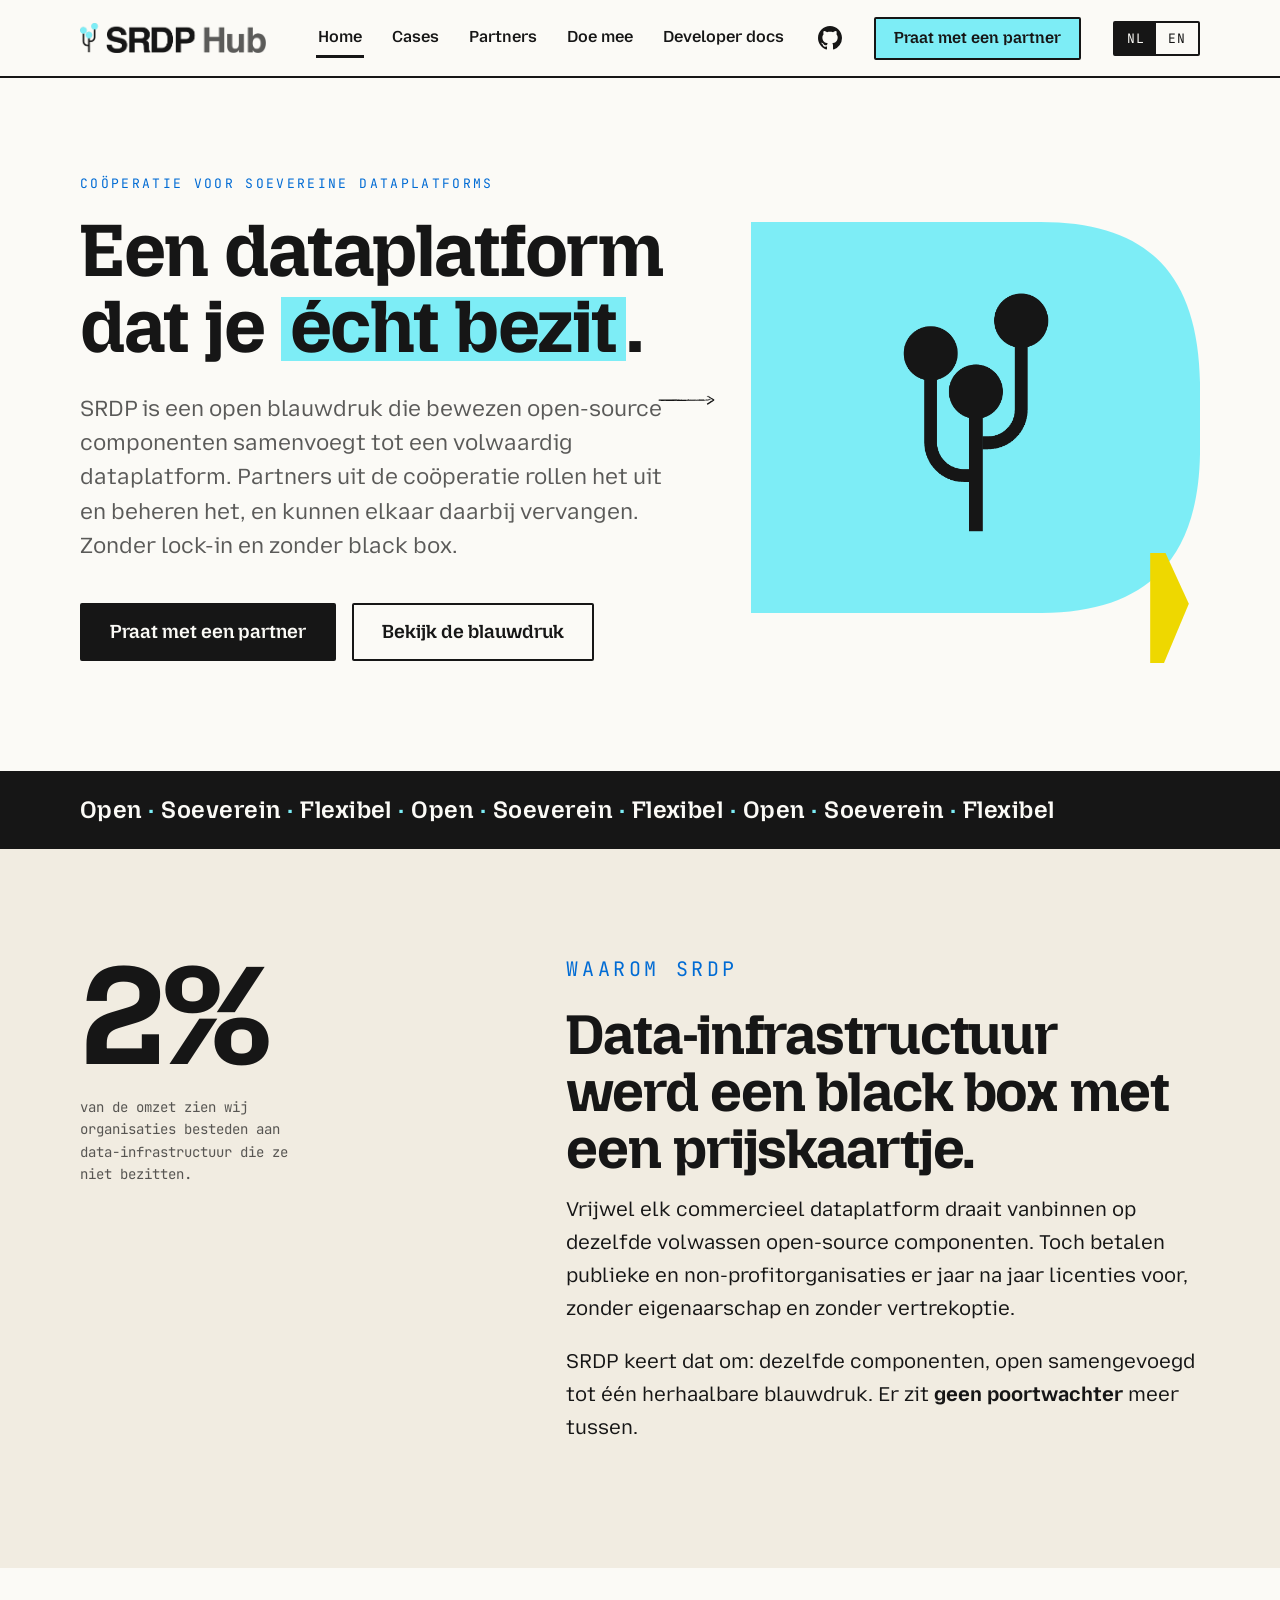
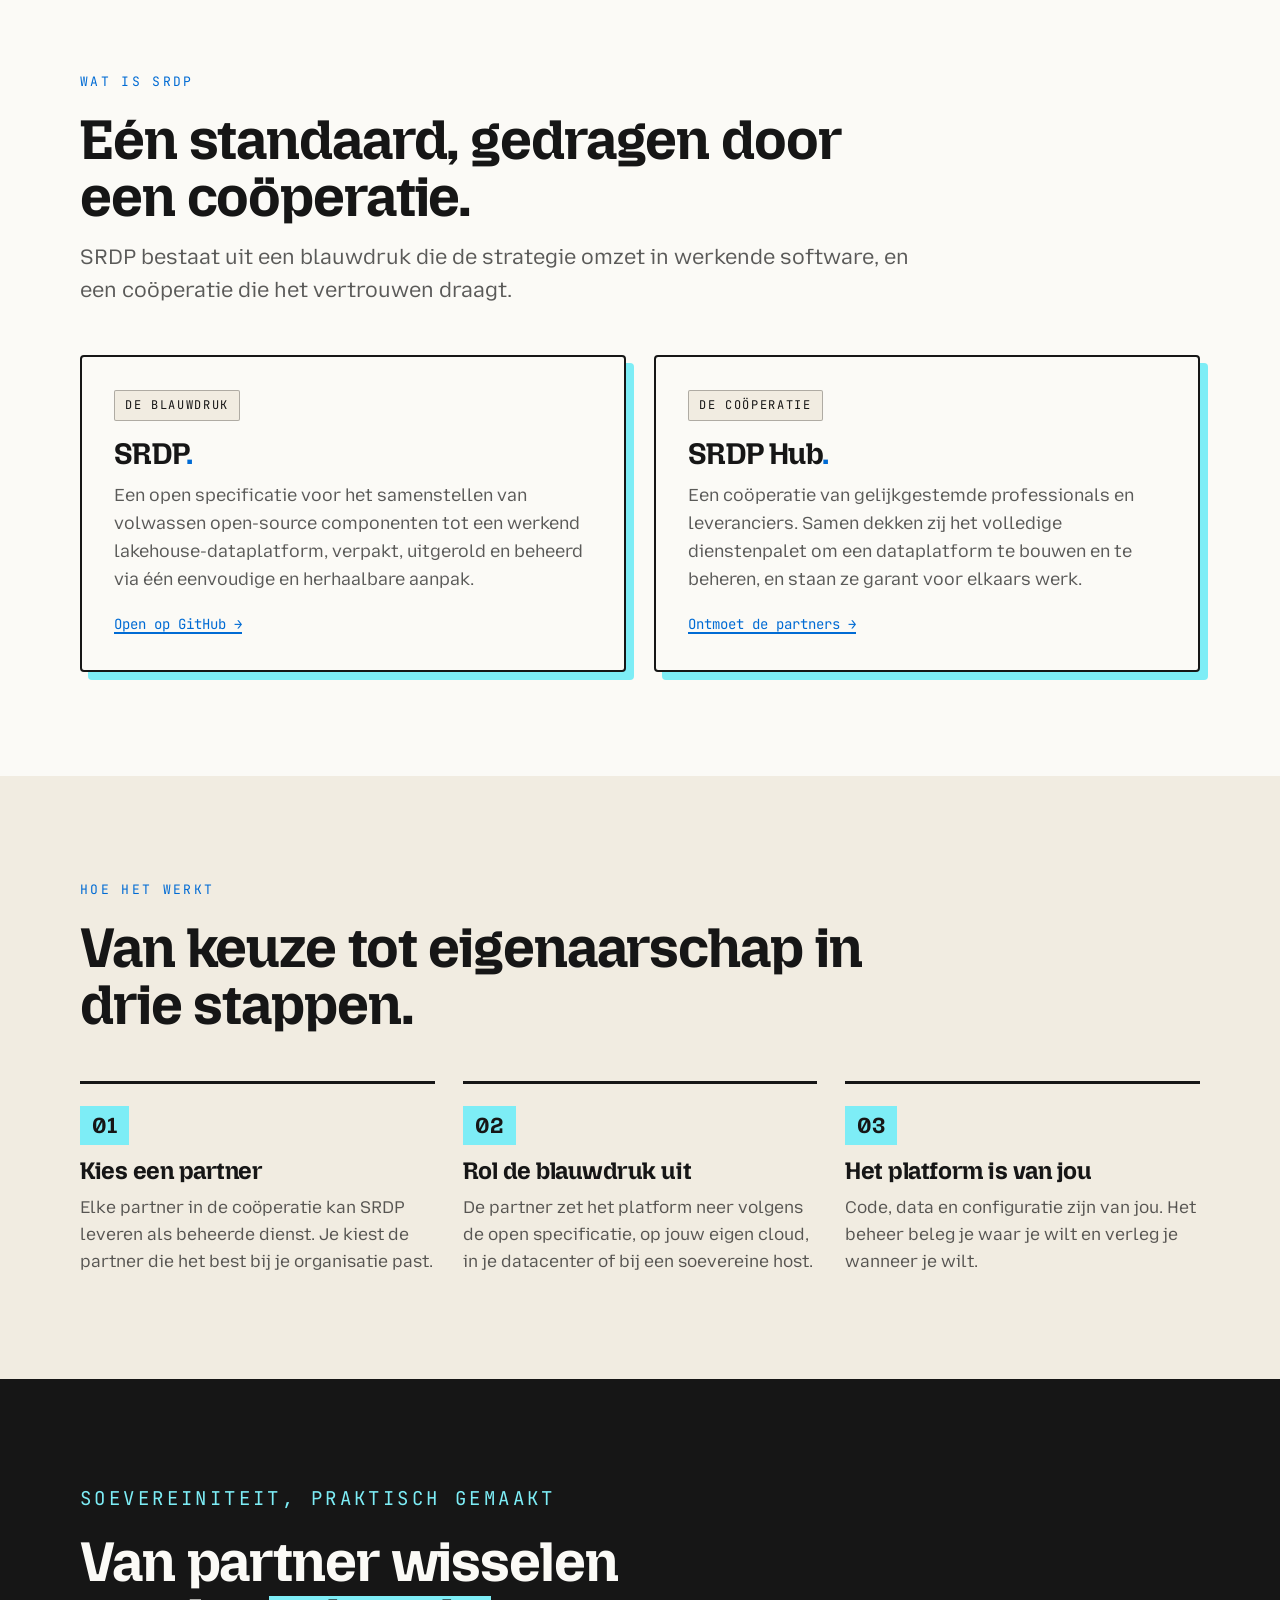
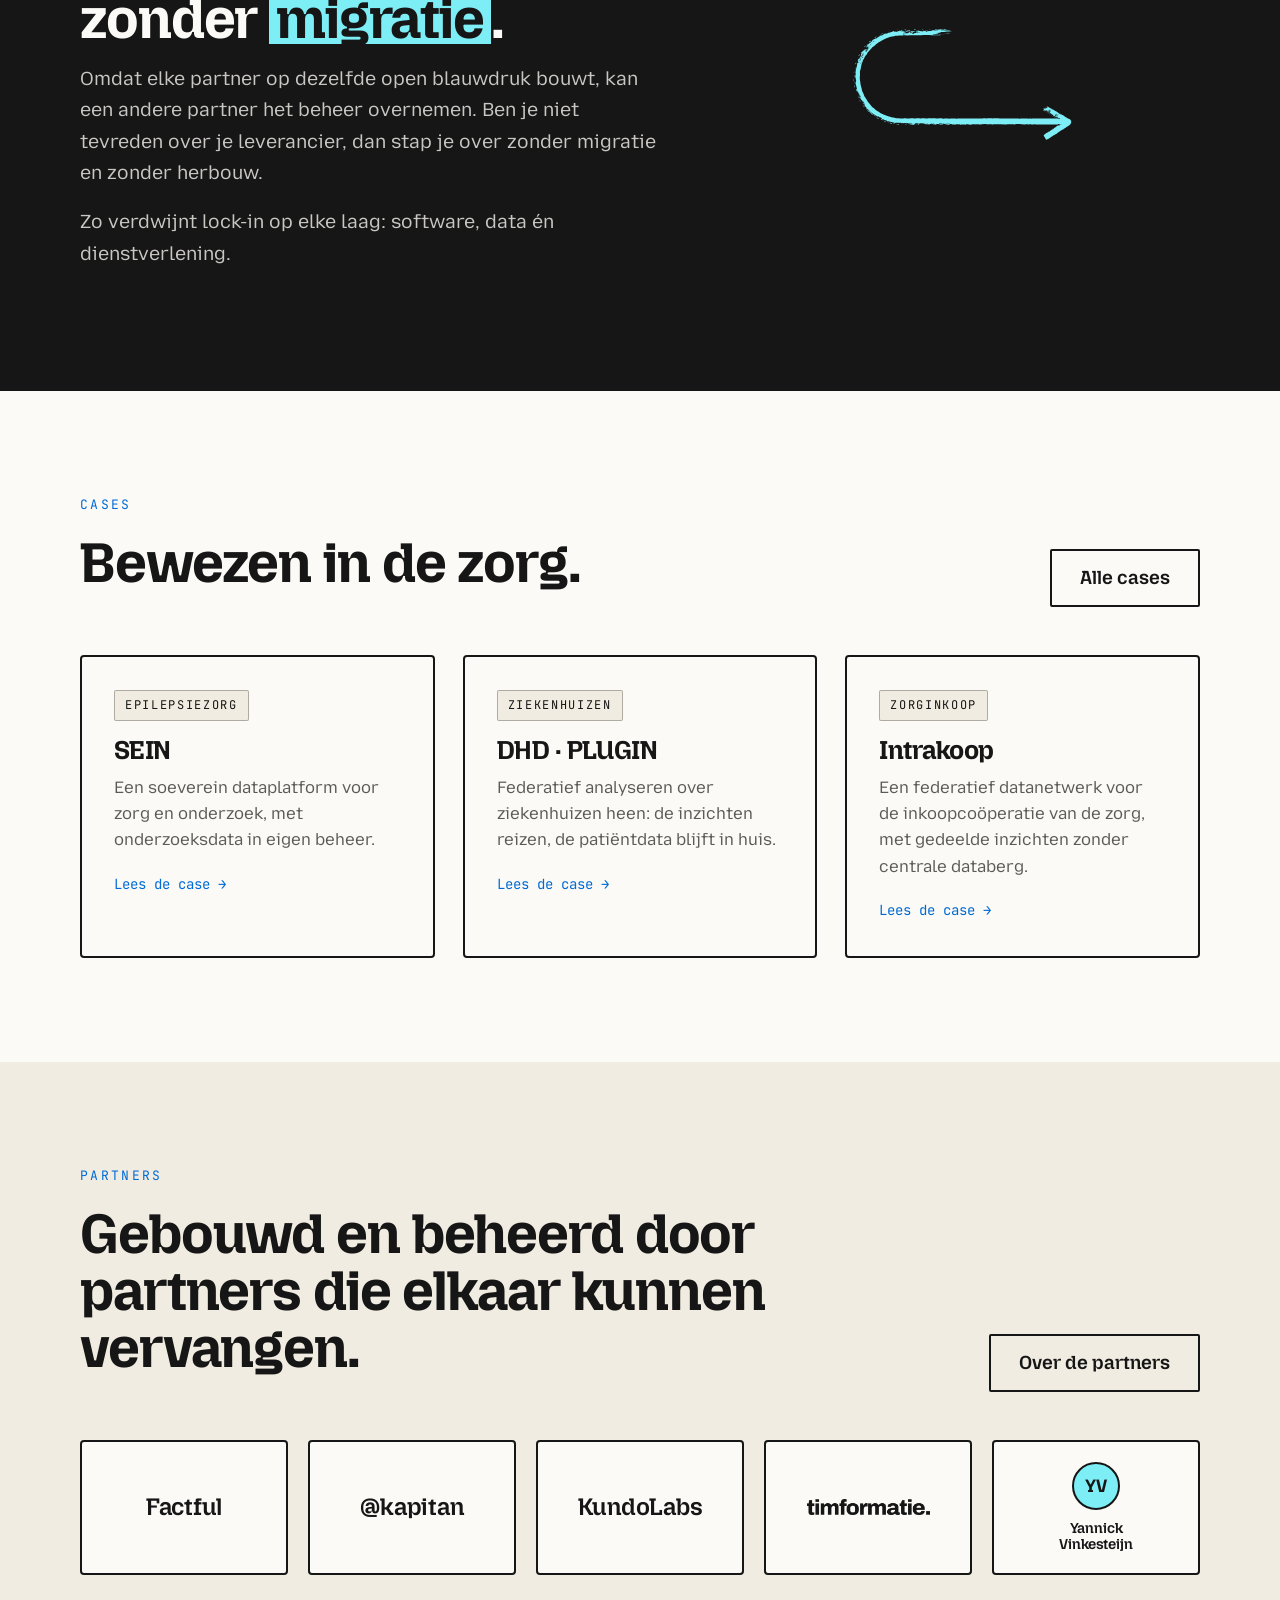
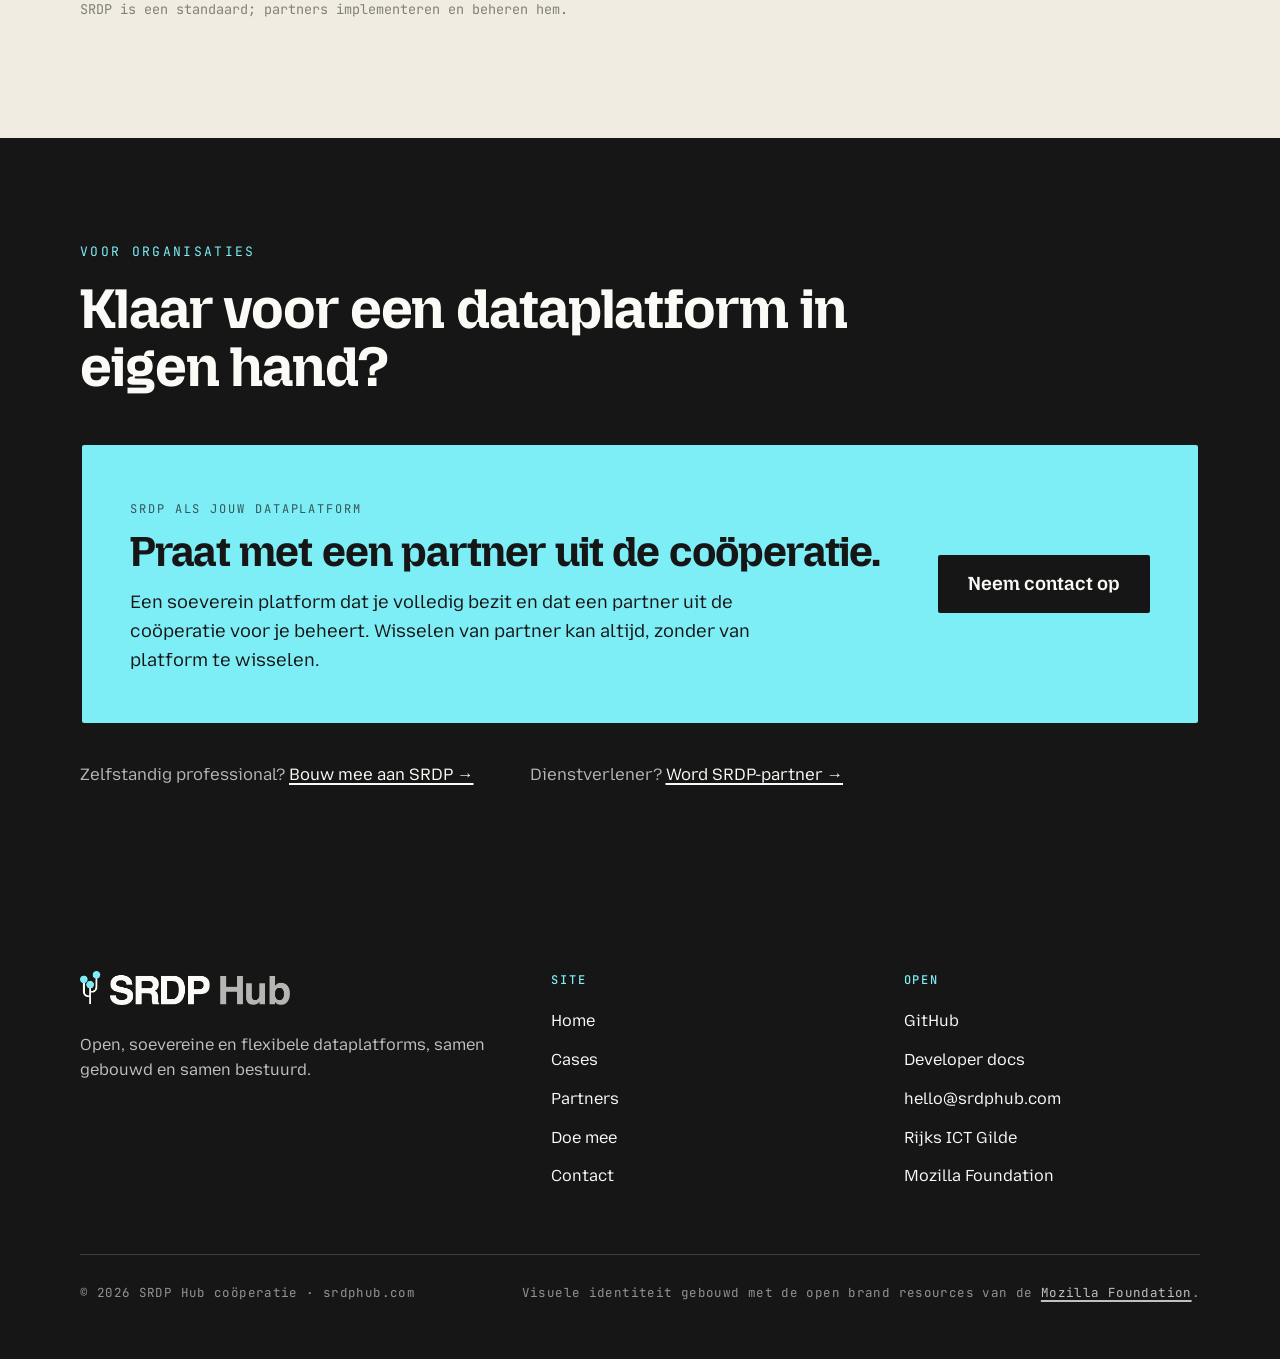
<file: index.html>
<!doctype html>
<html lang="nl" data-lang="nl">
<head>
<meta charset="utf-8">
<title>SRDP Hub — Een open-source dataplatform dat je écht bezit</title>
<meta name="viewport" content="width=device-width, initial-scale=1">
<meta name="description" content="SRDP is een open blauwdruk voor soevereine dataplatforms: bewezen open-source componenten, uitgerold en beheerd door coöperatie-partners die elkaar kunnen vervangen. Zonder lock-in en zonder black box.">
<link rel="canonical" href="https://srdphub.com/">
<meta property="og:type" content="website">
<meta property="og:site_name" content="SRDP Hub">
<meta property="og:title" content="SRDP Hub — Een dataplatform dat je écht bezit">
<meta property="og:description" content="Open blauwdruk voor soevereine dataplatforms. Zonder lock-in en zonder black box, beheerd door partners die elkaar kunnen vervangen.">
<meta property="og:url" content="https://srdphub.com/">
<meta property="og:image" content="https://srdphub.com/assets/og-image.png">
<meta property="og:locale" content="nl_NL">
<meta property="og:locale:alternate" content="en_US">
<meta name="twitter:card" content="summary_large_image">
<link rel="icon" type="image/png" href="assets/favicon.png">
<link rel="apple-touch-icon" href="assets/favicon.png">
<link rel="preconnect" href="https://fonts.googleapis.com">
<link rel="preconnect" href="https://fonts.gstatic.com" crossorigin>
<link href="https://fonts.googleapis.com/css2?family=Mozilla+Headline:wght@400;600;700&amp;family=Mozilla+Text:wght@400;500;600;700&amp;family=JetBrains+Mono:wght@400;500&amp;display=swap" rel="stylesheet">
<link rel="stylesheet" href="assets/tokens.css">
<link rel="stylesheet" href="assets/site.css?v=2">
<script type="application/ld+json">
{
  "@context": "https://schema.org",
  "@graph": [
    {
      "@type": "Organization",
      "@id": "https://srdphub.com/#org",
      "name": "SRDP Hub",
      "legalName": "SRDP Hub coöperatie",
      "url": "https://srdphub.com/",
      "logo": "https://srdphub.com/assets/og-image.png",
      "email": "hello@srdphub.com",
      "description": "SRDP Hub is een Nederlandse coöperatie van dienstverleners en professionals rond SRDP: een open blauwdruk die bewezen open-source componenten samenvoegt tot een soeverein dataplatform zonder vendor lock-in.",
      "slogan": "Open. Soeverein. Flexibel.",
      "areaServed": "NL",
      "sameAs": ["https://github.com/srdp-hub"],
      "member": [
        {"@type": "Organization", "name": "Factful", "url": "https://factful.nl"},
        {"@type": "Organization", "name": "@kapitan", "url": "https://kapitan.net"},
        {"@type": "Organization", "name": "KundoLabs", "url": "https://kundolabs.com"},
        {"@type": "Organization", "name": "Timformatie", "url": "https://timformatie.nl"},
        {"@type": "Person", "name": "Yannick Vinkesteijn", "url": "https://yannickvinkesteijn.com/", "jobTitle": "Lead developer, DHD"}
      ]
    },
    {
      "@type": "WebSite",
      "@id": "https://srdphub.com/#site",
      "url": "https://srdphub.com/",
      "name": "SRDP Hub",
      "publisher": {"@id": "https://srdphub.com/#org"},
      "inLanguage": ["nl", "en"]
    }
  ]
}
</script>
<style>
  /* ---------- page-specific: hero ---------- */
  .hero { padding: 96px 0 110px; overflow: hidden; }
  .hero-grid { display: grid; grid-template-columns: 1.15fr .85fr; gap: 64px; align-items: center; }
  .hero h1 { font-size: clamp(52px, 5.8vw, 84px); max-width: 14ch; }
  .hero .sub { font-size: 22px; line-height: 1.55; color: var(--ink-70); max-width: 54ch; margin: 28px 0 40px; }
  .hero-ctas { display: flex; gap: 16px; flex-wrap: wrap; align-items: center; }

  .hero-fig { position: relative; min-height: 440px; }
  .hero-blob {
    position: absolute; inset: 0;
    background-color: var(--cyan);
    -webkit-mask: url("assets/mozilla/Block_Curve_01_Green.svg") no-repeat center / contain;
    mask: url("assets/mozilla/Block_Curve_01_Green.svg") no-repeat center / contain;
  }
  .hero-fig .icon {
    position: absolute; top: 50%; left: 50%;
    transform: translate(-50%, -52%);
    height: 54%; width: auto;
  }
  .hero-fig .tri {
    position: absolute; right: -14px; bottom: -26px;
    width: 90px; height: 110px;
    background-color: var(--yellow);
    -webkit-mask: url("assets/mozilla/Block_Triangle_05_Green.svg") no-repeat center / contain;
    mask: url("assets/mozilla/Block_Triangle_05_Green.svg") no-repeat center / contain;
  }
  .hero-scrib {
    position: absolute; left: -120px; top: 38%;
    width: 110px; height: 70px;
    background-color: var(--ink);
    -webkit-mask: url("assets/mozilla/Scribble_01_Light.svg") no-repeat center / contain;
    mask: url("assets/mozilla/Scribble_01_Light.svg") no-repeat center / contain;
  }

  /* ---------- problem ---------- */
  .problem-grid { display: grid; grid-template-columns: .8fr 1.2fr; gap: 64px; align-items: start; }
  .stat-big { font-family: var(--font-display); font-weight: 700; font-size: clamp(96px, 11vw, 160px); line-height: .9; letter-spacing: -0.03em; }
  .stat-lbl { font-family: var(--font-mono); font-size: 14px; line-height: 1.6; color: var(--ink-70); max-width: 30ch; margin-top: 16px; }
  .problem-grid .body p { font-size: 20px; line-height: 1.65; margin: 0 0 20px; max-width: 58ch; }

  /* ---------- what is SRDP ---------- */
  .def-grid { display: grid; grid-template-columns: 1fr 1fr; gap: 28px; }
  .def-grid .card h3 { font-size: 30px; margin: 18px 0 12px; }
  .def-grid .card h3 .dot { color: var(--blue-deep); }
  .def-grid .card p { margin: 0; font-size: 17.5px; color: var(--ink-70); }
  .def-grid .card .more { display: inline-block; margin-top: 20px; font-family: var(--font-mono); font-size: 14px; }

  /* ---------- steps ---------- */
  .steps-grid { display: grid; grid-template-columns: repeat(3, 1fr); gap: 28px; }
  .step { border-top: 3px solid var(--ink); padding-top: 22px; }
  .step .n {
    font-family: var(--font-display); font-weight: 700; font-size: 22px;
    display: inline-block; background: var(--cyan);
    padding: 2px 12px; margin-bottom: 14px;
  }
  .step h3 { font-size: 24px; margin: 0 0 10px; }
  .step p { margin: 0; font-size: 17px; color: var(--ink-70); }

  /* ---------- switch callout (ink) ---------- */
  .switch-grid { display: grid; grid-template-columns: 1.1fr .9fr; gap: 64px; align-items: center; }
  .switch-grid p { font-size: 19px; line-height: 1.65; color: rgba(251,250,246,.78); margin: 0 0 18px; max-width: 56ch; }
  .switch-fig { position: relative; min-height: 280px; }
  .switch-fig .loop {
    position: absolute; inset: 0;
    background-color: var(--cyan);
    -webkit-mask: url("assets/mozilla/Scribble_03_Light.svg") no-repeat center / contain;
    mask: url("assets/mozilla/Scribble_03_Light.svg") no-repeat center / contain;
  }

  /* ---------- cases teaser ---------- */
  .cases-grid { display: grid; grid-template-columns: repeat(3, 1fr); gap: 28px; }
  .cases-grid .card h3 { font-size: 26px; margin: 16px 0 10px; }
  .cases-grid .card p { margin: 0; font-size: 16.5px; color: var(--ink-70); }
  .cases-grid .card .go { display: inline-block; margin-top: 20px; font-family: var(--font-mono); font-size: 14px; color: var(--blue-deep); }
  .sec-head-row { display: flex; align-items: flex-end; justify-content: space-between; gap: 32px; flex-wrap: wrap; }

  /* ---------- partners band ---------- */
  .partner-grid { display: grid; grid-template-columns: repeat(5, 1fr); gap: 20px; margin-top: 8px; }
  .partner-tile {
    border: 2px solid var(--ink); border-radius: var(--r-md);
    min-height: 130px; display: flex; align-items: center; justify-content: center;
    background: var(--paper); padding: 20px;
  }
  .partner-tile img { max-height: 26px; max-width: 75%; object-fit: contain; }
  .partner-tile .wordmark { font-family: var(--font-display); font-weight: 600; font-size: 24px; letter-spacing: -0.01em; }
  .partner-tile.is-person { flex-direction: column; gap: 10px; }
  .partner-tile.is-person .ph { width: 48px; height: 48px; border-radius: 50%; object-fit: cover; object-position: center 28%; max-height: none; max-width: none; border: 2px solid var(--ink); }
  .partner-tile.is-person .ph.mono { display: flex; align-items: center; justify-content: center; background: var(--cyan); color: var(--ink); font-family: var(--font-display); font-weight: 700; font-size: 18px; }
  .partner-tile.is-person .nm { font-family: var(--font-display); font-weight: 600; font-size: 14.5px; line-height: 1.12; letter-spacing: -0.01em; text-align: center; }
  .partner-note { font-family: var(--font-mono); font-size: 13.5px; color: var(--ink-50); margin-top: 24px; }

  /* ---------- final CTA (client-first) ---------- */
  .cta-main {
    background: var(--cyan); color: var(--ink);
    border: 2px solid var(--ink); border-radius: var(--r-md);
    padding: 48px; display: grid; grid-template-columns: 1.2fr auto; gap: 40px; align-items: center;
    margin-top: 48px;
  }
  .cta-main h3 { font-size: clamp(30px, 3.4vw, 42px); margin: 10px 0 14px; color: var(--ink); }
  .cta-main p { margin: 0; font-size: 18px; max-width: 52ch; }
  .cta-k { font-family: var(--font-mono); font-size: 12px; letter-spacing: .16em; text-transform: uppercase; color: var(--ink-70); }
  .cta-quiet {
    margin-top: 36px;
    display: flex; gap: 56px; flex-wrap: wrap;
    font-size: 16.5px; color: rgba(251,250,246,.7);
  }
  .cta-quiet a { color: var(--paper); }
  .cta-quiet a:hover { color: var(--cyan); }

  @media (max-width: 920px) {
    .hero-grid, .problem-grid, .def-grid, .switch-grid, .cases-grid { grid-template-columns: 1fr; }
    .steps-grid { grid-template-columns: 1fr; }
    .partner-grid { grid-template-columns: 1fr 1fr; }
    .cta-main { grid-template-columns: 1fr; }
    .hero-fig { min-height: 320px; }
    .hero-scrib { display: none; }
  }
</style>
</head>
<body>

<a class="skip-link" href="#main"><span lang="nl">Naar inhoud</span><span lang="en">Skip to content</span></a>

<!-- ===================== NAV ===================== -->
<nav class="nav" data-screen-label="Navigation">
  <div class="wrap nav-in">
    <a class="nav-brand" href="index.html">
      <img src="assets/logo/srdp-hub-tree-ink.png" alt="SRDP Hub">
    </a>
    <div class="nav-links">
      <a href="index.html" aria-current="page">Home</a>
      <a href="cases.html">Cases</a>
      <a href="partners.html">Partners</a>
      <a href="join.html"><span lang="nl">Doe mee</span><span lang="en">Get involved</span></a>
      <a href="https://docs.srdphub.com/">Developer docs</a>
    </div>
    <a class="nav-gh" href="https://github.com/srdp-hub" aria-label="GitHub" title="GitHub">
      <svg viewBox="0 0 16 16" fill="currentColor" aria-hidden="true"><path d="M8 0C3.58 0 0 3.58 0 8c0 3.54 2.29 6.53 5.47 7.59.4.07.55-.17.55-.38 0-.19-.01-.82-.01-1.49-2.01.37-2.53-.49-2.69-.94-.09-.23-.48-.94-.82-1.13-.28-.15-.68-.52-.01-.53.63-.01 1.08.58 1.23.82.72 1.21 1.87.87 2.33.66.07-.52.28-.87.51-1.07-1.78-.2-3.64-.89-3.64-3.95 0-.87.31-1.59.82-2.15-.08-.2-.36-1.02.08-2.12 0 0 .67-.21 2.2.82.64-.18 1.32-.27 2-.27s1.36.09 2 .27c1.53-1.04 2.2-.82 2.2-.82.44 1.1.16 1.92.08 2.12.51.56.82 1.27.82 2.15 0 3.07-1.87 3.75-3.65 3.95.29.25.54.73.54 1.48 0 1.07-.01 1.93-.01 2.2 0 .21.15.46.55.38A8.01 8.01 0 0 0 16 8c0-4.42-3.58-8-8-8z"></path></svg>
    </a>
    <a class="nav-cta" href="contact.html"><span lang="nl">Praat met een partner</span><span lang="en">Talk to a partner</span></a>
    <div class="lang-toggle" role="group" aria-label="Taal / Language">
      <button type="button" data-lang="nl" aria-pressed="true">NL</button>
      <button type="button" data-lang="en" aria-pressed="false">EN</button>
    </div>
    <button class="nav-burger" type="button" aria-expanded="false" aria-label="Menu"><span></span><span></span><span></span></button>
  </div>
  <div class="nav-menu">
    <a href="index.html" aria-current="page">Home</a>
    <a href="cases.html">Cases</a>
    <a href="partners.html">Partners</a>
    <a href="join.html"><span lang="nl">Doe mee</span><span lang="en">Get involved</span></a>
    <a href="https://docs.srdphub.com/">Developer docs</a>
    <a href="contact.html"><span lang="nl">Praat met een partner →</span><span lang="en">Talk to a partner →</span></a>
  </div>
</nav>

<main id="main">

<!-- ===================== HERO ===================== -->
<header class="hero" data-screen-label="Hero">
  <div class="wrap hero-grid">
    <div>
      <p class="eyebrow"><span lang="nl">Coöperatie voor soevereine dataplatforms</span><span lang="en">The cooperative for sovereign data platforms</span></p>
      <h1 lang="nl">Een dataplatform dat je <span class="mark">écht bezit</span>.</h1>
      <h1 lang="en">A data platform you <span class="mark">actually own</span>.</h1>
      <p class="sub" lang="nl">SRDP is een open blauwdruk die bewezen open-source componenten samenvoegt tot een volwaardig dataplatform. Partners uit de coöperatie rollen het uit en beheren het, en kunnen elkaar daarbij vervangen. Zonder lock-in en zonder black box.</p>
      <p class="sub" lang="en">SRDP is an open blueprint that assembles proven open-source components into a full data platform. Partners from the cooperative deploy and operate it, and can take over from one another. Without lock-in and without black boxes.</p>
      <div class="hero-ctas">
        <a class="btn btn-primary" href="contact.html"><span lang="nl">Praat met een partner</span><span lang="en">Talk to a partner</span></a>
        <a class="btn btn-ghost" href="https://github.com/srdp-hub"><span lang="nl">Bekijk de blauwdruk</span><span lang="en">View the blueprint</span></a>
      </div>
    </div>
    <div class="hero-fig" aria-hidden="true">
      <span class="hero-scrib"></span>
      <div class="hero-blob"></div>
      <img class="icon" src="assets/logo/icon-allink.png" alt="">
      <span class="tri"></span>
    </div>
  </div>
</header>

<!-- ===================== TICKER ===================== -->
<div class="ticker" aria-hidden="true">
  <div class="ticker-in" lang="nl">
    <span>Open <span class="dot">·</span> Soeverein <span class="dot">·</span> Flexibel <span class="dot">·</span> Open <span class="dot">·</span> Soeverein <span class="dot">·</span> Flexibel <span class="dot">·</span> Open <span class="dot">·</span> Soeverein <span class="dot">·</span> Flexibel</span>
  </div>
  <div class="ticker-in" lang="en">
    <span>Open <span class="dot">·</span> Sovereign <span class="dot">·</span> Flexible <span class="dot">·</span> Open <span class="dot">·</span> Sovereign <span class="dot">·</span> Flexible <span class="dot">·</span> Open <span class="dot">·</span> Sovereign <span class="dot">·</span> Flexible</span>
  </div>
</div>

<!-- ===================== PROBLEM ===================== -->
<section class="sec sec-sand" data-screen-label="Why SRDP">
  <div class="wrap">
    <div class="problem-grid">
      <div>
        <div class="stat-big">2%</div>
        <p class="stat-lbl" lang="nl">van de omzet zien wij organisaties besteden aan data-infrastructuur die ze niet bezitten.</p>
        <p class="stat-lbl" lang="en">of revenue is what we see organisations spend on data infrastructure they don't own.</p>
      </div>
      <div class="body">
        <p class="eyebrow"><span lang="nl">Waarom SRDP</span><span lang="en">Why SRDP</span></p>
        <h2 lang="nl">Data-infrastructuur werd een black box met een prijskaartje.</h2>
        <h2 lang="en">Data infrastructure became a black box with a price tag.</h2>
        <p lang="nl">Vrijwel elk commercieel dataplatform draait vanbinnen op dezelfde volwassen open-source componenten. Toch betalen publieke en non-profitorganisaties er jaar na jaar licenties voor, zonder eigenaarschap en zonder vertrekoptie.</p>
        <p lang="en">Nearly every commercial data platform runs on the same mature open-source components inside. Yet public and non-profit organisations pay licence fees for them year after year, without ownership and without an exit.</p>
        <p lang="nl">SRDP keert dat om: dezelfde componenten, open samengevoegd tot één herhaalbare blauwdruk. Er zit <strong>geen poortwachter</strong> meer tussen.</p>
        <p lang="en">SRDP turns that around: the same components, openly assembled into one repeatable blueprint. There is <strong>no gatekeeper</strong> in between.</p>
      </div>
    </div>
  </div>
</section>

<!-- ===================== WHAT IS SRDP ===================== -->
<section class="sec" data-screen-label="What is SRDP">
  <div class="wrap">
    <p class="eyebrow"><span lang="nl">Wat is SRDP</span><span lang="en">What is SRDP</span></p>
    <h2 lang="nl">Eén standaard, gedragen door een coöperatie.</h2>
    <h2 lang="en">One standard, carried by a cooperative.</h2>
    <p class="sub" lang="nl">SRDP bestaat uit een blauwdruk die de strategie omzet in werkende software, en een coöperatie die het vertrouwen draagt.</p>
    <p class="sub" lang="en">SRDP consists of a blueprint that turns strategy into working software, and a cooperative that carries the trust.</p>
    <div class="def-grid">
      <div class="card card-hard">
        <span class="tag"><span lang="nl">De blauwdruk</span><span lang="en">The blueprint</span></span>
        <h3>SRDP<span class="dot">.</span></h3>
        <p lang="nl">Een open specificatie voor het samenstellen van volwassen open-source componenten tot een werkend lakehouse-dataplatform, verpakt, uitgerold en beheerd via één eenvoudige en herhaalbare aanpak.</p>
        <p lang="en">An open specification for assembling mature open-source components into a working lakehouse data platform, packaged, deployed and operated through one simple and repeatable approach.</p>
        <a class="more" href="https://github.com/srdp-hub"><span lang="nl">Open op GitHub →</span><span lang="en">Open on GitHub →</span></a>
      </div>
      <div class="card card-hard">
        <span class="tag"><span lang="nl">De coöperatie</span><span lang="en">The cooperative</span></span>
        <h3>SRDP Hub<span class="dot">.</span></h3>
        <p lang="nl">Een coöperatie van gelijkgestemde professionals en leveranciers. Samen dekken zij het volledige dienstenpalet om een dataplatform te bouwen en te beheren, en staan ze garant voor elkaars werk.</p>
        <p lang="en">A cooperative of like-minded professionals and suppliers. Together they cover the full range of services to build and operate a data platform, and they vouch for each other's work.</p>
        <a class="more" href="partners.html"><span lang="nl">Ontmoet de partners →</span><span lang="en">Meet the partners →</span></a>
      </div>
    </div>
  </div>
</section>

<!-- ===================== HOW IT WORKS ===================== -->
<section class="sec sec-sand" data-screen-label="How it works">
  <div class="wrap">
    <p class="eyebrow"><span lang="nl">Hoe het werkt</span><span lang="en">How it works</span></p>
    <h2 lang="nl">Van keuze tot eigenaarschap in drie stappen.</h2>
    <h2 lang="en">From choice to ownership in three steps.</h2>
    <div class="steps-grid" style="margin-top: 48px">
      <div class="step">
        <span class="n">01</span>
        <h3 lang="nl">Kies een partner</h3>
        <h3 lang="en">Pick a partner</h3>
        <p lang="nl">Elke partner in de coöperatie kan SRDP leveren als beheerde dienst. Je kiest de partner die het best bij je organisatie past.</p>
        <p lang="en">Every partner in the cooperative can deliver SRDP as a managed service. You choose the partner that fits your organisation best.</p>
      </div>
      <div class="step">
        <span class="n">02</span>
        <h3 lang="nl">Rol de blauwdruk uit</h3>
        <h3 lang="en">Deploy the blueprint</h3>
        <p lang="nl">De partner zet het platform neer volgens de open specificatie, op jouw eigen cloud, in je datacenter of bij een soevereine host.</p>
        <p lang="en">The partner stands up the platform to the open specification, on your cloud, in your data centre or at a sovereign host.</p>
      </div>
      <div class="step">
        <span class="n">03</span>
        <h3 lang="nl">Het platform is van jou</h3>
        <h3 lang="en">The platform is yours</h3>
        <p lang="nl">Code, data en configuratie zijn van jou. Het beheer beleg je waar je wilt en verleg je wanneer je wilt.</p>
        <p lang="en">Code, data and configuration are yours. You place operations where you want and move them whenever you want.</p>
      </div>
    </div>
  </div>
</section>

<!-- ===================== SWITCH CALLOUT ===================== -->
<section class="sec sec-ink on-ink" data-screen-label="Switchability">
  <div class="wrap switch-grid">
    <div>
      <p class="eyebrow"><span lang="nl">Soevereiniteit, praktisch gemaakt</span><span lang="en">Sovereignty, made practical</span></p>
      <h2 lang="nl">Van partner wisselen zonder <span class="mark">migratie</span>.</h2>
      <h2 lang="en">Switch partners without <span class="mark">migrating</span>.</h2>
      <p lang="nl">Omdat elke partner op dezelfde open blauwdruk bouwt, kan een andere partner het beheer overnemen. Ben je niet tevreden over je leverancier, dan stap je over zonder migratie en zonder herbouw.</p>
      <p lang="en">Because every partner builds on the same open blueprint, another partner can take over operations. If your provider underperforms, you switch without migration or rebuild.</p>
      <p lang="nl">Zo verdwijnt lock-in op elke laag: software, data én dienstverlening.</p>
      <p lang="en">Lock-in drops away at every layer: software, data and services.</p>
    </div>
    <div class="switch-fig" aria-hidden="true">
      <span class="loop"></span>
    </div>
  </div>
</section>

<!-- ===================== CASES TEASER ===================== -->
<section class="sec" data-screen-label="Cases">
  <div class="wrap">
    <div class="sec-head-row">
      <div>
        <p class="eyebrow">Cases</p>
        <h2 lang="nl">Bewezen in de zorg.</h2>
        <h2 lang="en">Proven in healthcare.</h2>
      </div>
      <a class="btn btn-ghost" href="cases.html"><span lang="nl">Alle cases</span><span lang="en">All cases</span></a>
    </div>
    <div class="cases-grid" style="margin-top: 48px">
      <a class="card" href="cases.html#sein">
        <span class="tag"><span lang="nl">Epilepsiezorg</span><span lang="en">Epilepsy care</span></span>
        <h3>SEIN</h3>
        <p lang="nl">Een soeverein dataplatform voor zorg en onderzoek, met onderzoeksdata in eigen beheer.</p>
        <p lang="en">A sovereign data platform for care and research, with research data under SEIN's own control.</p>
        <span class="go"><span lang="nl">Lees de case →</span><span lang="en">Read the case →</span></span>
      </a>
      <a class="card" href="cases.html#dhd">
        <span class="tag"><span lang="nl">Ziekenhuizen</span><span lang="en">Hospitals</span></span>
        <h3>DHD · PLUGIN</h3>
        <p lang="nl">Federatief analyseren over ziekenhuizen heen: de inzichten reizen, de patiëntdata blijft in huis.</p>
        <p lang="en">Federated analysis across hospitals: the insights travel, the patient data stays home.</p>
        <span class="go"><span lang="nl">Lees de case →</span><span lang="en">Read the case →</span></span>
      </a>
      <a class="card" href="cases.html#intrakoop">
        <span class="tag"><span lang="nl">Zorginkoop</span><span lang="en">Healthcare procurement</span></span>
        <h3>Intrakoop</h3>
        <p lang="nl">Een federatief datanetwerk voor de inkoopcoöperatie van de zorg, met gedeelde inzichten zonder centrale databerg.</p>
        <p lang="en">A federated data network for healthcare's purchasing cooperative: shared insight without a central data pile.</p>
        <span class="go"><span lang="nl">Lees de case →</span><span lang="en">Read the case →</span></span>
      </a>
    </div>
  </div>
</section>

<!-- ===================== PARTNERS BAND ===================== -->
<section class="sec sec-sand" data-screen-label="Partners">
  <div class="wrap">
    <div class="sec-head-row">
      <div>
        <p class="eyebrow">Partners</p>
        <h2 lang="nl">Gebouwd en beheerd door partners die elkaar kunnen vervangen.</h2>
        <h2 lang="en">Built and run by partners who can replace each other.</h2>
      </div>
      <a class="btn btn-ghost" href="partners.html"><span lang="nl">Over de partners</span><span lang="en">About the partners</span></a>
    </div>
    <div class="partner-grid" style="margin-top: 48px">
      <div class="partner-tile"><span class="wordmark">Factful</span></div>
      <div class="partner-tile"><span class="wordmark">@kapitan</span></div>
      <div class="partner-tile"><span class="wordmark">KundoLabs</span></div>
      <div class="partner-tile"><img src="assets/partners/timformatie-ink.png" alt="Timformatie"></div>
      <div class="partner-tile is-person">
        <img class="ph" src="https://yannickvinkesteijn.com/images/yannick_new-min.png" alt="Yannick Vinkesteijn" onerror="this.onerror=null;this.outerHTML='<span class=&quot;ph mono&quot;>YV</span>'">
        <span class="nm">Yannick<br>Vinkesteijn</span>
      </div>
    </div>
    <p class="partner-note" lang="nl">SRDP is een standaard; partners implementeren en beheren hem.</p>
    <p class="partner-note" lang="en">SRDP is a standard; partners implement and operate it.</p>
  </div>
</section>

<!-- ===================== FINAL CTA ===================== -->
<section class="sec sec-ink on-ink" data-screen-label="Final CTA">
  <div class="wrap">
    <p class="eyebrow"><span lang="nl">Voor organisaties</span><span lang="en">For organisations</span></p>
    <h2 lang="nl">Klaar voor een dataplatform in eigen hand?</h2>
    <h2 lang="en">Ready for a data platform of your own?</h2>
    <div class="cta-main">
      <div>
        <span class="cta-k"><span lang="nl">SRDP als jouw dataplatform</span><span lang="en">SRDP as your data platform</span></span>
        <h3 lang="nl">Praat met een partner uit de coöperatie.</h3>
        <h3 lang="en">Talk to a partner from the cooperative.</h3>
        <p lang="nl">Een soeverein platform dat je volledig bezit en dat een partner uit de coöperatie voor je beheert. Wisselen van partner kan altijd, zonder van platform te wisselen.</p>
        <p lang="en">A sovereign platform you own outright, run for you by a partner from the cooperative. You can always change partners without changing platforms.</p>
      </div>
      <a class="btn" style="background: var(--ink); color: var(--paper); border-color: var(--ink)" href="contact.html"><span lang="nl">Neem contact op</span><span lang="en">Get in touch</span></a>
    </div>
    <div class="cta-quiet">
      <span lang="nl">Zelfstandig professional? <a href="join.html#consultant">Bouw mee aan SRDP →</a></span>
      <span lang="en">Independent professional? <a href="join.html#consultant">Help build SRDP →</a></span>
      <span lang="nl">Dienstverlener? <a href="join.html#msp">Word SRDP-partner →</a></span>
      <span lang="en">Service provider? <a href="join.html#msp">Become an SRDP partner →</a></span>
    </div>
  </div>
</section>

</main>

<!-- ===================== FOOTER ===================== -->
<footer class="footer" data-screen-label="Footer">
  <div class="wrap">
    <div class="footer-grid">
      <div>
        <img class="mark-img" src="assets/logo/srdp-hub-tree-paper.png" alt="SRDP Hub">
        <p style="max-width: 38ch; margin: 18px 0 0; font-size: 16px" lang="nl">Open, soevereine en flexibele dataplatforms, samen gebouwd en samen bestuurd.</p>
        <p style="max-width: 38ch; margin: 18px 0 0; font-size: 16px" lang="en">Open, sovereign and flexible data platforms, built and governed in common.</p>
      </div>
      <div>
        <h5>Site</h5>
        <ul>
          <li><a href="index.html">Home</a></li>
          <li><a href="cases.html">Cases</a></li>
          <li><a href="partners.html">Partners</a></li>
          <li><a href="join.html"><span lang="nl">Doe mee</span><span lang="en">Get involved</span></a></li>
          <li><a href="contact.html">Contact</a></li>
        </ul>
      </div>
      <div>
        <h5><span lang="nl">Open</span><span lang="en">Open</span></h5>
        <ul>
          <li><a href="https://github.com/srdp-hub">GitHub</a></li>
          <li><a href="https://docs.srdphub.com/">Developer docs</a></li>
          <li><a href="mailto:hello@srdphub.com">hello@srdphub.com</a></li>
          <li><a href="https://www.rijksorganisatieodi.nl/rijks-ict-gilde">Rijks ICT Gilde</a></li>
          <li><a href="https://www.mozillafoundation.org">Mozilla Foundation</a></li>
        </ul>
      </div>
    </div>
    <div class="footer-base">
      <span>© 2026 SRDP Hub <span lang="nl">coöperatie</span><span lang="en">cooperative</span> · srdphub.com</span>
      <span lang="nl">Visuele identiteit gebouwd met de open brand resources van de <a href="https://www.mozillafoundation.org">Mozilla Foundation</a>.</span>
      <span lang="en">Visual identity built with the <a href="https://www.mozillafoundation.org">Mozilla Foundation</a>'s open brand resources.</span>
    </div>
  </div>
</footer>

<script src="assets/site.js"></script>
</body>
</html>
</file>
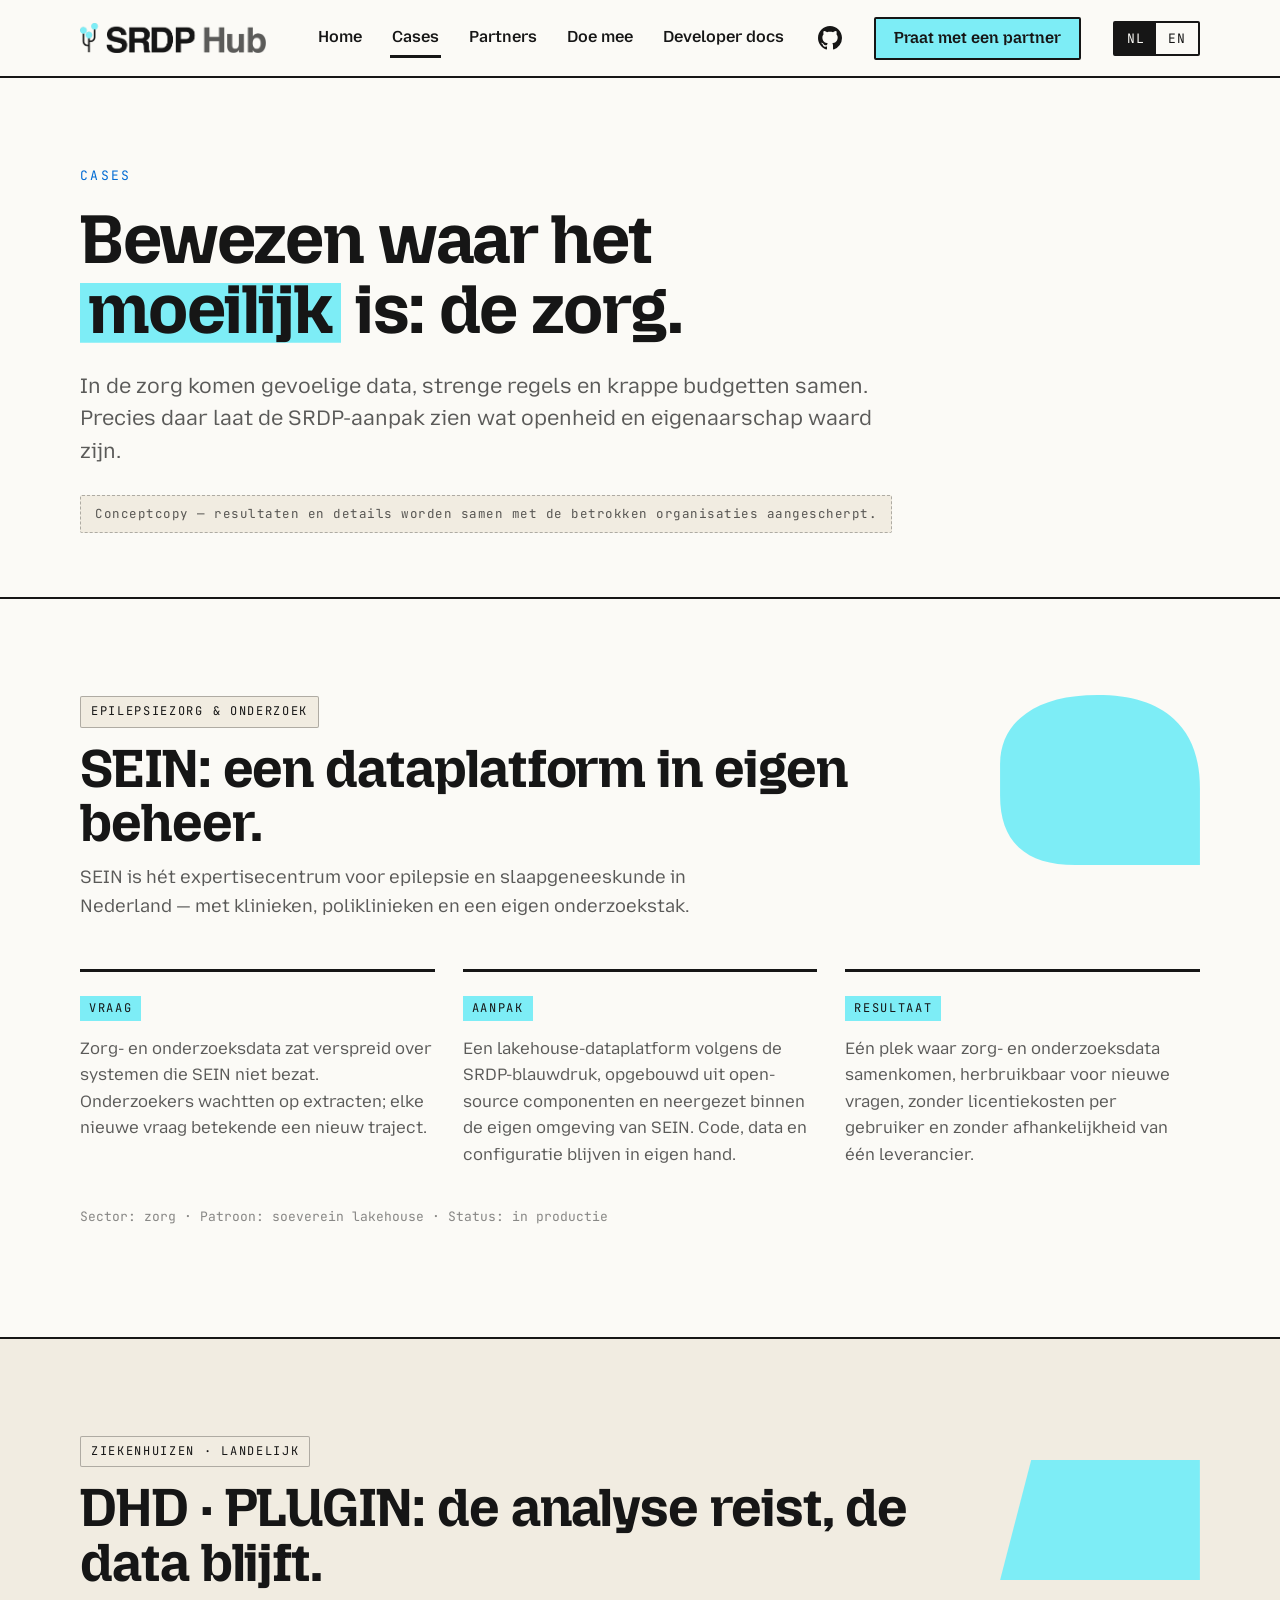
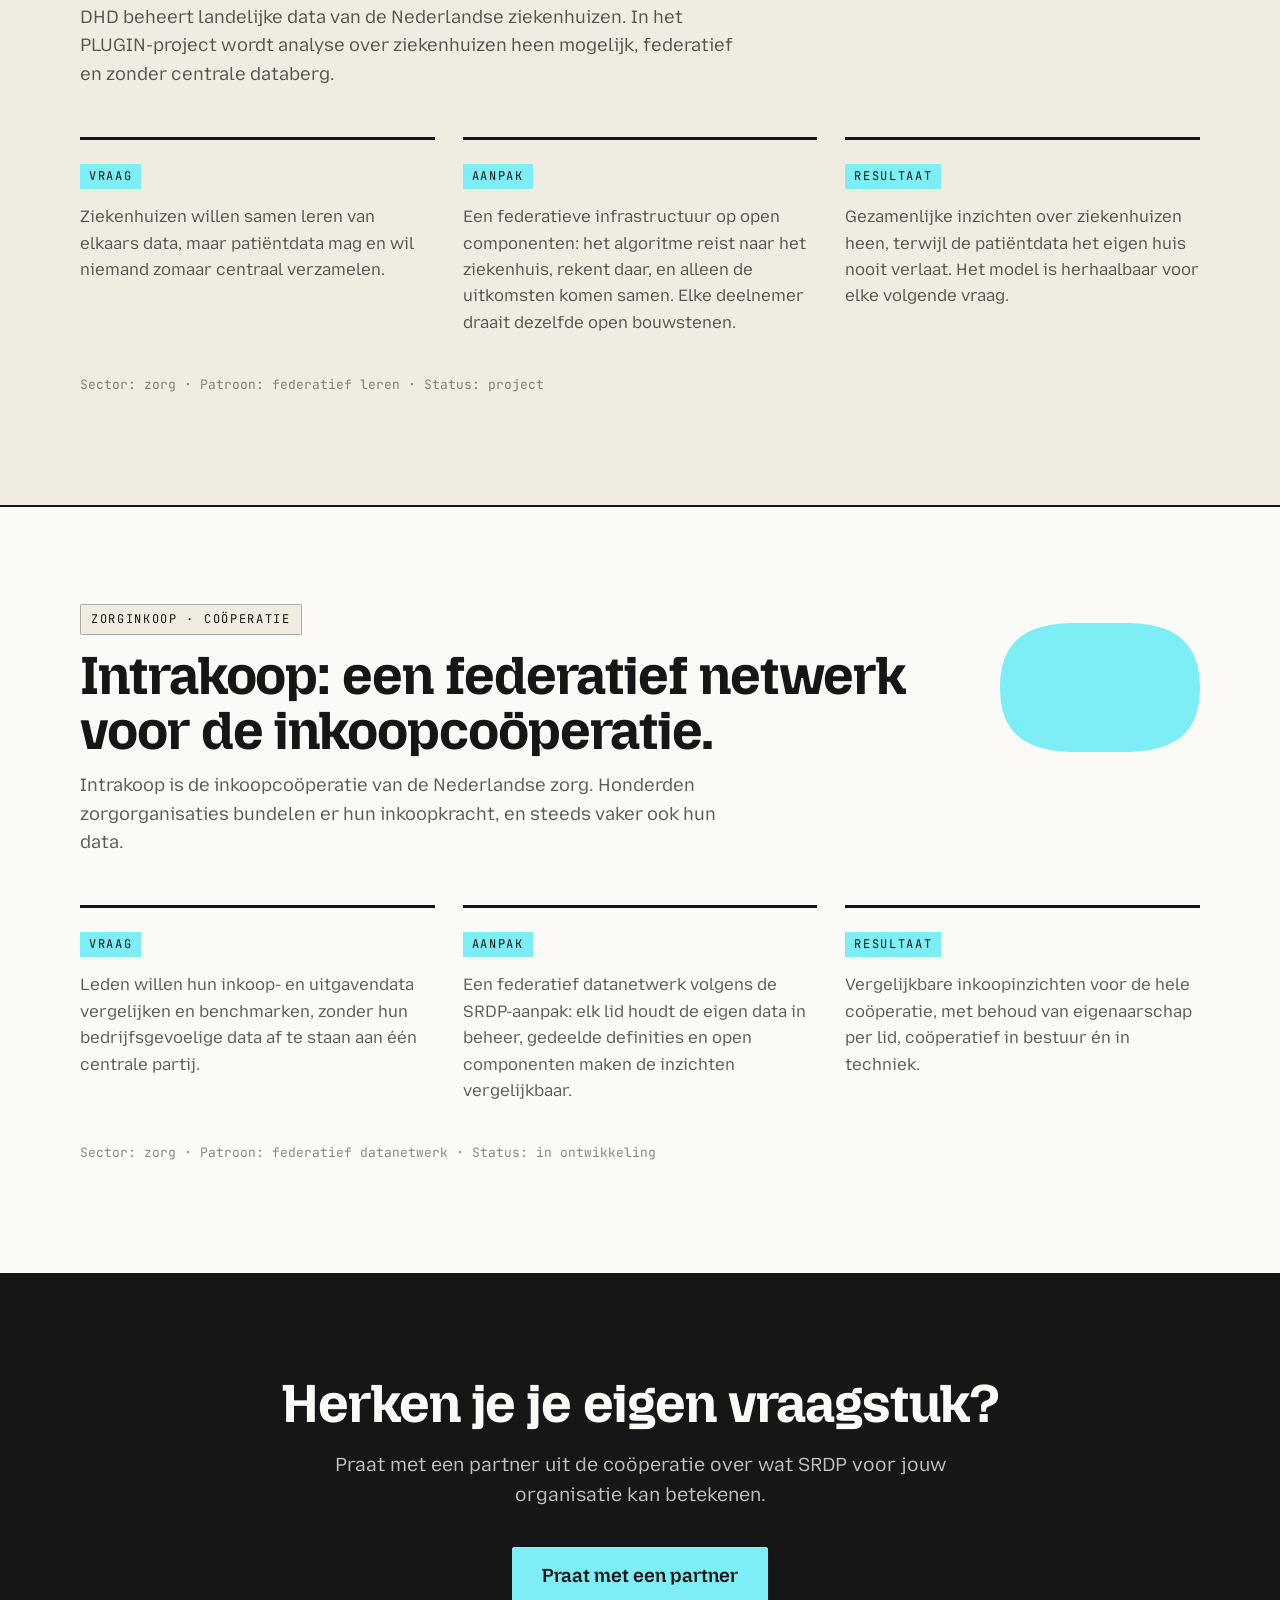
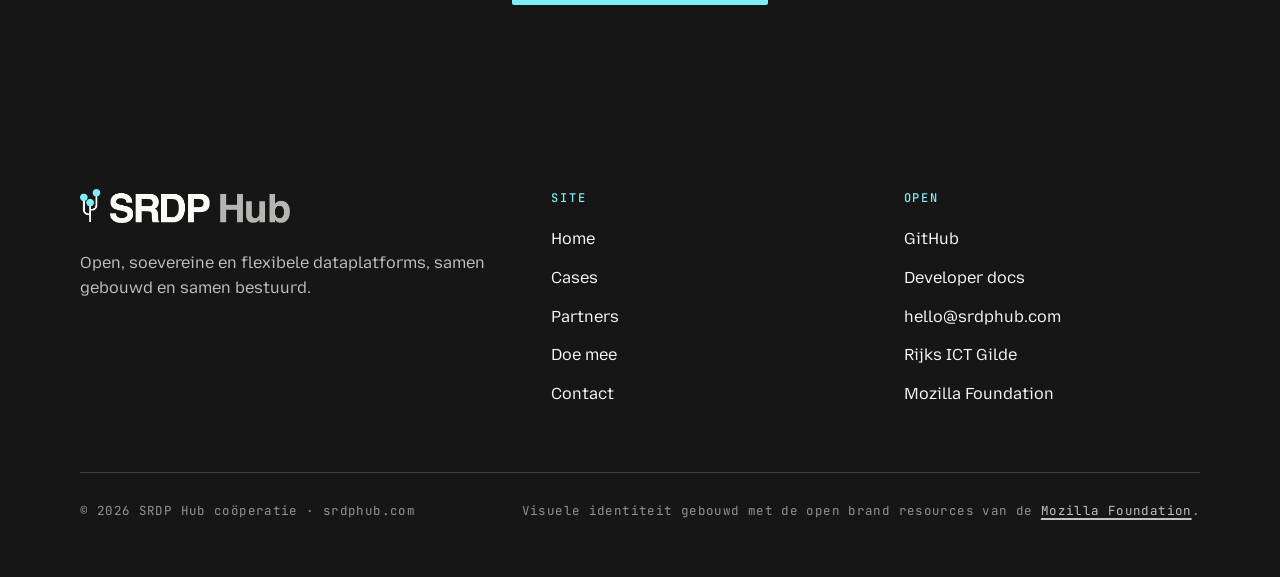
<file: cases.html>
<!doctype html>
<html lang="nl" data-lang="nl">
<head>
<meta charset="utf-8">
<title>Cases — SRDP in de zorg: SEIN, DHD PLUGIN, Intrakoop — SRDP Hub</title>
<meta name="viewport" content="width=device-width, initial-scale=1">
<meta name="description" content="Drie zorgcases met de SRDP-aanpak: een soeverein lakehouse bij SEIN, federatief leren over ziekenhuizen heen met DHD PLUGIN, en een federatief datanetwerk voor inkoopcoöperatie Intrakoop.">
<link rel="canonical" href="https://srdphub.com/cases.html">
<meta property="og:type" content="website">
<meta property="og:site_name" content="SRDP Hub">
<meta property="og:title" content="Cases — SRDP bewezen in de zorg">
<meta property="og:description" content="SEIN, DHD PLUGIN en Intrakoop: soevereine dataplatforms en federatieve datanetwerken op de open SRDP-blauwdruk.">
<meta property="og:url" content="https://srdphub.com/cases.html">
<meta property="og:image" content="https://srdphub.com/assets/og-image.png">
<meta name="twitter:card" content="summary_large_image">
<link rel="icon" type="image/png" href="assets/favicon.png">
<link rel="preconnect" href="https://fonts.googleapis.com">
<link rel="preconnect" href="https://fonts.gstatic.com" crossorigin>
<link href="https://fonts.googleapis.com/css2?family=Mozilla+Headline:wght@400;600;700&amp;family=Mozilla+Text:wght@400;500;600;700&amp;family=JetBrains+Mono:wght@400;500&amp;display=swap" rel="stylesheet">
<link rel="stylesheet" href="assets/tokens.css">
<link rel="stylesheet" href="assets/site.css?v=2">
<script type="application/ld+json">
{
  "@context": "https://schema.org",
  "@type": "CollectionPage",
  "url": "https://srdphub.com/cases.html",
  "name": "Cases — SRDP in de zorg",
  "about": {"@id": "https://srdphub.com/#org"},
  "inLanguage": ["nl", "en"]
}
</script>
<style>
  .page-hero { padding-bottom: 64px; }
  .case { padding: 96px 0; border-top: 2px solid var(--ink); scroll-margin-top: 90px; }
  .case-head { display: grid; grid-template-columns: 1fr auto; gap: 32px; align-items: start; margin-bottom: 48px; }
  .case-head h2 { font-size: clamp(36px, 4.2vw, 54px); margin: 14px 0 12px; }
  .case-head .who { font-size: 18px; color: var(--ink-70); max-width: 56ch; margin: 0; }
  .case-fig {
    width: 200px; height: 170px;
    background-color: var(--cyan);
    -webkit-mask: var(--shape) no-repeat center / contain;
    mask: var(--shape) no-repeat center / contain;
  }
  .case-cols { display: grid; grid-template-columns: 1fr 1fr 1fr; gap: 28px; }
  .case-col { border-top: 3px solid var(--ink); padding-top: 20px; }
  .case-col .k {
    display: inline-block;
    font-family: var(--font-mono); font-size: 12px; letter-spacing: .14em; text-transform: uppercase;
    background: var(--cyan); color: var(--ink); padding: 3px 9px; margin-bottom: 14px;
  }
  .case-col p { margin: 0; font-size: 16.5px; color: var(--ink-70); }
  .case-meta { margin-top: 40px; font-family: var(--font-mono); font-size: 13px; color: var(--ink-50); }

  .case-alt { background: var(--sand); }

  .cases-cta { text-align: center; padding: 104px 0; }
  .cases-cta h2 { font-size: clamp(36px, 4.2vw, 54px); max-width: 24ch; margin: 0 auto 18px; }
  .cases-cta p { font-size: 19px; color: rgba(251,250,246,.75); max-width: 52ch; margin: 0 auto 36px; }

  @media (max-width: 920px) {
    .case-head { grid-template-columns: 1fr; }
    .case-cols { grid-template-columns: 1fr; }
    .case-fig { display: none; }
  }
</style>
</head>
<body>

<a class="skip-link" href="#main"><span lang="nl">Naar inhoud</span><span lang="en">Skip to content</span></a>

<nav class="nav" data-screen-label="Navigation">
  <div class="wrap nav-in">
    <a class="nav-brand" href="index.html">
      <img src="assets/logo/srdp-hub-tree-ink.png" alt="SRDP Hub">
    </a>
    <div class="nav-links">
      <a href="index.html">Home</a>
      <a href="cases.html" aria-current="page">Cases</a>
      <a href="partners.html">Partners</a>
      <a href="join.html"><span lang="nl">Doe mee</span><span lang="en">Get involved</span></a>
      <a href="https://docs.srdphub.com/">Developer docs</a>
    </div>
    <a class="nav-gh" href="https://github.com/srdp-hub" aria-label="GitHub" title="GitHub">
      <svg viewBox="0 0 16 16" fill="currentColor" aria-hidden="true"><path d="M8 0C3.58 0 0 3.58 0 8c0 3.54 2.29 6.53 5.47 7.59.4.07.55-.17.55-.38 0-.19-.01-.82-.01-1.49-2.01.37-2.53-.49-2.69-.94-.09-.23-.48-.94-.82-1.13-.28-.15-.68-.52-.01-.53.63-.01 1.08.58 1.23.82.72 1.21 1.87.87 2.33.66.07-.52.28-.87.51-1.07-1.78-.2-3.64-.89-3.64-3.95 0-.87.31-1.59.82-2.15-.08-.2-.36-1.02.08-2.12 0 0 .67-.21 2.2.82.64-.18 1.32-.27 2-.27s1.36.09 2 .27c1.53-1.04 2.2-.82 2.2-.82.44 1.1.16 1.92.08 2.12.51.56.82 1.27.82 2.15 0 3.07-1.87 3.75-3.65 3.95.29.25.54.73.54 1.48 0 1.07-.01 1.93-.01 2.2 0 .21.15.46.55.38A8.01 8.01 0 0 0 16 8c0-4.42-3.58-8-8-8z"></path></svg>
    </a>
    <a class="nav-cta" href="contact.html"><span lang="nl">Praat met een partner</span><span lang="en">Talk to a partner</span></a>
    <div class="lang-toggle" role="group" aria-label="Taal / Language">
      <button type="button" data-lang="nl" aria-pressed="true">NL</button>
      <button type="button" data-lang="en" aria-pressed="false">EN</button>
    </div>
    <button class="nav-burger" type="button" aria-expanded="false" aria-label="Menu"><span></span><span></span><span></span></button>
  </div>
  <div class="nav-menu">
    <a href="index.html">Home</a>
    <a href="cases.html" aria-current="page">Cases</a>
    <a href="partners.html">Partners</a>
    <a href="join.html"><span lang="nl">Doe mee</span><span lang="en">Get involved</span></a>
    <a href="https://docs.srdphub.com/">Developer docs</a>
    <a href="contact.html"><span lang="nl">Praat met een partner →</span><span lang="en">Talk to a partner →</span></a>
  </div>
</nav>

<main id="main">

<header class="page-hero" data-screen-label="Cases hero">
  <div class="wrap">
    <p class="eyebrow">Cases</p>
    <h1 lang="nl">Bewezen waar het <span class="mark">moeilijk</span> is: de zorg.</h1>
    <h1 lang="en">Proven where it's <span class="mark">hard</span>: healthcare.</h1>
    <p class="sub" lang="nl">In de zorg komen gevoelige data, strenge regels en krappe budgetten samen. Precies daar laat de SRDP-aanpak zien wat openheid en eigenaarschap waard zijn.</p>
    <p class="sub" lang="en">Healthcare combines sensitive data, strict regulation and tight budgets. Exactly there the SRDP approach shows what openness and ownership are worth.</p>
    <span class="draft-note" style="margin-top: 28px" lang="nl">Conceptcopy — resultaten en details worden samen met de betrokken organisaties aangescherpt.</span>
    <span class="draft-note" style="margin-top: 28px" lang="en">Draft copy — results and details to be refined together with the organisations involved.</span>
  </div>
</header>

<!-- ===================== SEIN ===================== -->
<section class="case" id="sein" data-screen-label="Case SEIN">
  <div class="wrap">
    <div class="case-head">
      <div>
        <span class="tag"><span lang="nl">Epilepsiezorg &amp; onderzoek</span><span lang="en">Epilepsy care &amp; research</span></span>
        <h2 lang="nl">SEIN: een dataplatform in eigen beheer.</h2>
        <h2 lang="en">SEIN: a data platform under its own control.</h2>
        <p class="who" lang="nl">SEIN is hét expertisecentrum voor epilepsie en slaapgeneeskunde in Nederland — met klinieken, poliklinieken en een eigen onderzoekstak.</p>
        <p class="who" lang="en">SEIN is the Dutch centre of expertise for epilepsy and sleep medicine — with clinics, outpatient locations and its own research arm.</p>
      </div>
      <div class="case-fig" aria-hidden="true" style="--shape: url('assets/mozilla/Block_Curve_05_Green.svg')"></div>
    </div>
    <div class="case-cols">
      <div class="case-col">
        <span class="k"><span lang="nl">Vraag</span><span lang="en">Challenge</span></span>
        <p lang="nl">Zorg- en onderzoeksdata zat verspreid over systemen die SEIN niet bezat. Onderzoekers wachtten op extracten; elke nieuwe vraag betekende een nieuw traject.</p>
        <p lang="en">Care and research data sat scattered across systems SEIN did not own. Researchers waited for extracts; every new question meant a new project.</p>
      </div>
      <div class="case-col">
        <span class="k"><span lang="nl">Aanpak</span><span lang="en">Approach</span></span>
        <p lang="nl">Een lakehouse-dataplatform volgens de SRDP-blauwdruk, opgebouwd uit open-source componenten en neergezet binnen de eigen omgeving van SEIN. Code, data en configuratie blijven in eigen hand.</p>
        <p lang="en">A lakehouse data platform following the SRDP blueprint, assembled from open-source components and deployed inside SEIN's own environment. Code, data and configuration stay in its own hands.</p>
      </div>
      <div class="case-col">
        <span class="k"><span lang="nl">Resultaat</span><span lang="en">Result</span></span>
        <p lang="nl">Eén plek waar zorg- en onderzoeksdata samenkomen, herbruikbaar voor nieuwe vragen, zonder licentiekosten per gebruiker en zonder afhankelijkheid van één leverancier.</p>
        <p lang="en">One place where care and research data come together, reusable for new questions, without per-user licence fees and without dependence on a single vendor.</p>
      </div>
    </div>
    <p class="case-meta" lang="nl">Sector: zorg · Patroon: soeverein lakehouse · Status: in productie</p>
    <p class="case-meta" lang="en">Sector: healthcare · Pattern: sovereign lakehouse · Status: in production</p>
  </div>
</section>

<!-- ===================== DHD / PLUGIN ===================== -->
<section class="case case-alt" id="dhd" data-screen-label="Case DHD PLUGIN">
  <div class="wrap">
    <div class="case-head">
      <div>
        <span class="tag"><span lang="nl">Ziekenhuizen · landelijk</span><span lang="en">Hospitals · national</span></span>
        <h2 lang="nl">DHD · PLUGIN: de analyse reist, de data blijft.</h2>
        <h2 lang="en">DHD · PLUGIN: the analysis travels, the data stays.</h2>
        <p class="who" lang="nl">DHD beheert landelijke data van de Nederlandse ziekenhuizen. In het PLUGIN-project wordt analyse over ziekenhuizen heen mogelijk, federatief en zonder centrale databerg.</p>
        <p class="who" lang="en">DHD manages national data for Dutch hospitals. The PLUGIN project enables analysis across hospitals, federated and without a central data pile.</p>
      </div>
      <div class="case-fig" aria-hidden="true" style="--shape: url('assets/mozilla/Block_Squared_01_Green.svg')"></div>
    </div>
    <div class="case-cols">
      <div class="case-col">
        <span class="k"><span lang="nl">Vraag</span><span lang="en">Challenge</span></span>
        <p lang="nl">Ziekenhuizen willen samen leren van elkaars data, maar patiëntdata mag en wil niemand zomaar centraal verzamelen.</p>
        <p lang="en">Hospitals want to learn from each other's data, but nobody can or should simply pool patient data centrally.</p>
      </div>
      <div class="case-col">
        <span class="k"><span lang="nl">Aanpak</span><span lang="en">Approach</span></span>
        <p lang="nl">Een federatieve infrastructuur op open componenten: het algoritme reist naar het ziekenhuis, rekent daar, en alleen de uitkomsten komen samen. Elke deelnemer draait dezelfde open bouwstenen.</p>
        <p lang="en">A federated infrastructure on open components: the algorithm travels to the hospital, computes there, and only the outcomes come together. Every participant runs the same open building blocks.</p>
      </div>
      <div class="case-col">
        <span class="k"><span lang="nl">Resultaat</span><span lang="en">Result</span></span>
        <p lang="nl">Gezamenlijke inzichten over ziekenhuizen heen, terwijl de patiëntdata het eigen huis nooit verlaat. Het model is herhaalbaar voor elke volgende vraag.</p>
        <p lang="en">Shared insight across hospitals while patient data never leaves its own house. The model is repeatable for every next question.</p>
      </div>
    </div>
    <p class="case-meta" lang="nl">Sector: zorg · Patroon: federatief leren · Status: project</p>
    <p class="case-meta" lang="en">Sector: healthcare · Pattern: federated learning · Status: project</p>
  </div>
</section>

<!-- ===================== INTRAKOOP ===================== -->
<section class="case" id="intrakoop" data-screen-label="Case Intrakoop">
  <div class="wrap">
    <div class="case-head">
      <div>
        <span class="tag"><span lang="nl">Zorginkoop · coöperatie</span><span lang="en">Healthcare procurement · cooperative</span></span>
        <h2 lang="nl">Intrakoop: een federatief netwerk voor de inkoopcoöperatie.</h2>
        <h2 lang="en">Intrakoop: a federated network for the purchasing cooperative.</h2>
        <p class="who" lang="nl">Intrakoop is de inkoopcoöperatie van de Nederlandse zorg. Honderden zorgorganisaties bundelen er hun inkoopkracht, en steeds vaker ook hun data.</p>
        <p class="who" lang="en">Intrakoop is the purchasing cooperative of Dutch healthcare. Hundreds of care organisations pool their purchasing power there, and increasingly their data.</p>
      </div>
      <div class="case-fig" aria-hidden="true" style="--shape: url('assets/mozilla/Block_Curve_02_Green.svg')"></div>
    </div>
    <div class="case-cols">
      <div class="case-col">
        <span class="k"><span lang="nl">Vraag</span><span lang="en">Challenge</span></span>
        <p lang="nl">Leden willen hun inkoop- en uitgavendata vergelijken en benchmarken, zonder hun bedrijfsgevoelige data af te staan aan één centrale partij.</p>
        <p lang="en">Members want to compare and benchmark purchasing and spend data, without surrendering commercially sensitive data to one central party.</p>
      </div>
      <div class="case-col">
        <span class="k"><span lang="nl">Aanpak</span><span lang="en">Approach</span></span>
        <p lang="nl">Een federatief datanetwerk volgens de SRDP-aanpak: elk lid houdt de eigen data in beheer, gedeelde definities en open componenten maken de inzichten vergelijkbaar.</p>
        <p lang="en">A federated data network following the SRDP approach: each member keeps its own data under management, while shared definitions and open components make the insights comparable.</p>
      </div>
      <div class="case-col">
        <span class="k"><span lang="nl">Resultaat</span><span lang="en">Result</span></span>
        <p lang="nl">Vergelijkbare inkoopinzichten voor de hele coöperatie, met behoud van eigenaarschap per lid, coöperatief in bestuur én in techniek.</p>
        <p lang="en">Comparable procurement insight for the whole cooperative, with ownership retained per member, cooperative in governance and in technology.</p>
      </div>
    </div>
    <p class="case-meta" lang="nl">Sector: zorg · Patroon: federatief datanetwerk · Status: in ontwikkeling</p>
    <p class="case-meta" lang="en">Sector: healthcare · Pattern: federated data network · Status: in development</p>
  </div>
</section>

<!-- ===================== CTA ===================== -->
<section class="sec-ink on-ink cases-cta" data-screen-label="Cases CTA">
  <div class="wrap">
    <h2 lang="nl">Herken je je eigen vraagstuk?</h2>
    <h2 lang="en">Recognise your own challenge?</h2>
    <p lang="nl">Praat met een partner uit de coöperatie over wat SRDP voor jouw organisatie kan betekenen.</p>
    <p lang="en">Talk to a partner from the cooperative about what SRDP could mean for your organisation.</p>
    <a class="btn btn-primary" href="contact.html"><span lang="nl">Praat met een partner</span><span lang="en">Talk to a partner</span></a>
  </div>
</section>

</main>

<footer class="footer" data-screen-label="Footer">
  <div class="wrap">
    <div class="footer-grid">
      <div>
        <img class="mark-img" src="assets/logo/srdp-hub-tree-paper.png" alt="SRDP Hub">
        <p style="max-width: 38ch; margin: 18px 0 0; font-size: 16px" lang="nl">Open, soevereine en flexibele dataplatforms, samen gebouwd en samen bestuurd.</p>
        <p style="max-width: 38ch; margin: 18px 0 0; font-size: 16px" lang="en">Open, sovereign and flexible data platforms, built and governed in common.</p>
      </div>
      <div>
        <h5>Site</h5>
        <ul>
          <li><a href="index.html">Home</a></li>
          <li><a href="cases.html">Cases</a></li>
          <li><a href="partners.html">Partners</a></li>
          <li><a href="join.html"><span lang="nl">Doe mee</span><span lang="en">Get involved</span></a></li>
          <li><a href="contact.html">Contact</a></li>
        </ul>
      </div>
      <div>
        <h5><span lang="nl">Open</span><span lang="en">Open</span></h5>
        <ul>
          <li><a href="https://github.com/srdp-hub">GitHub</a></li>
          <li><a href="https://docs.srdphub.com/">Developer docs</a></li>
          <li><a href="mailto:hello@srdphub.com">hello@srdphub.com</a></li>
          <li><a href="https://www.rijksorganisatieodi.nl/rijks-ict-gilde">Rijks ICT Gilde</a></li>
          <li><a href="https://www.mozillafoundation.org">Mozilla Foundation</a></li>
        </ul>
      </div>
    </div>
    <div class="footer-base">
      <span>© 2026 SRDP Hub <span lang="nl">coöperatie</span><span lang="en">cooperative</span> · srdphub.com</span>
      <span lang="nl">Visuele identiteit gebouwd met de open brand resources van de <a href="https://www.mozillafoundation.org">Mozilla Foundation</a>.</span>
      <span lang="en">Visual identity built with the <a href="https://www.mozillafoundation.org">Mozilla Foundation</a>'s open brand resources.</span>
    </div>
  </div>
</footer>

<script src="assets/site.js"></script>
</body>
</html>
</file>
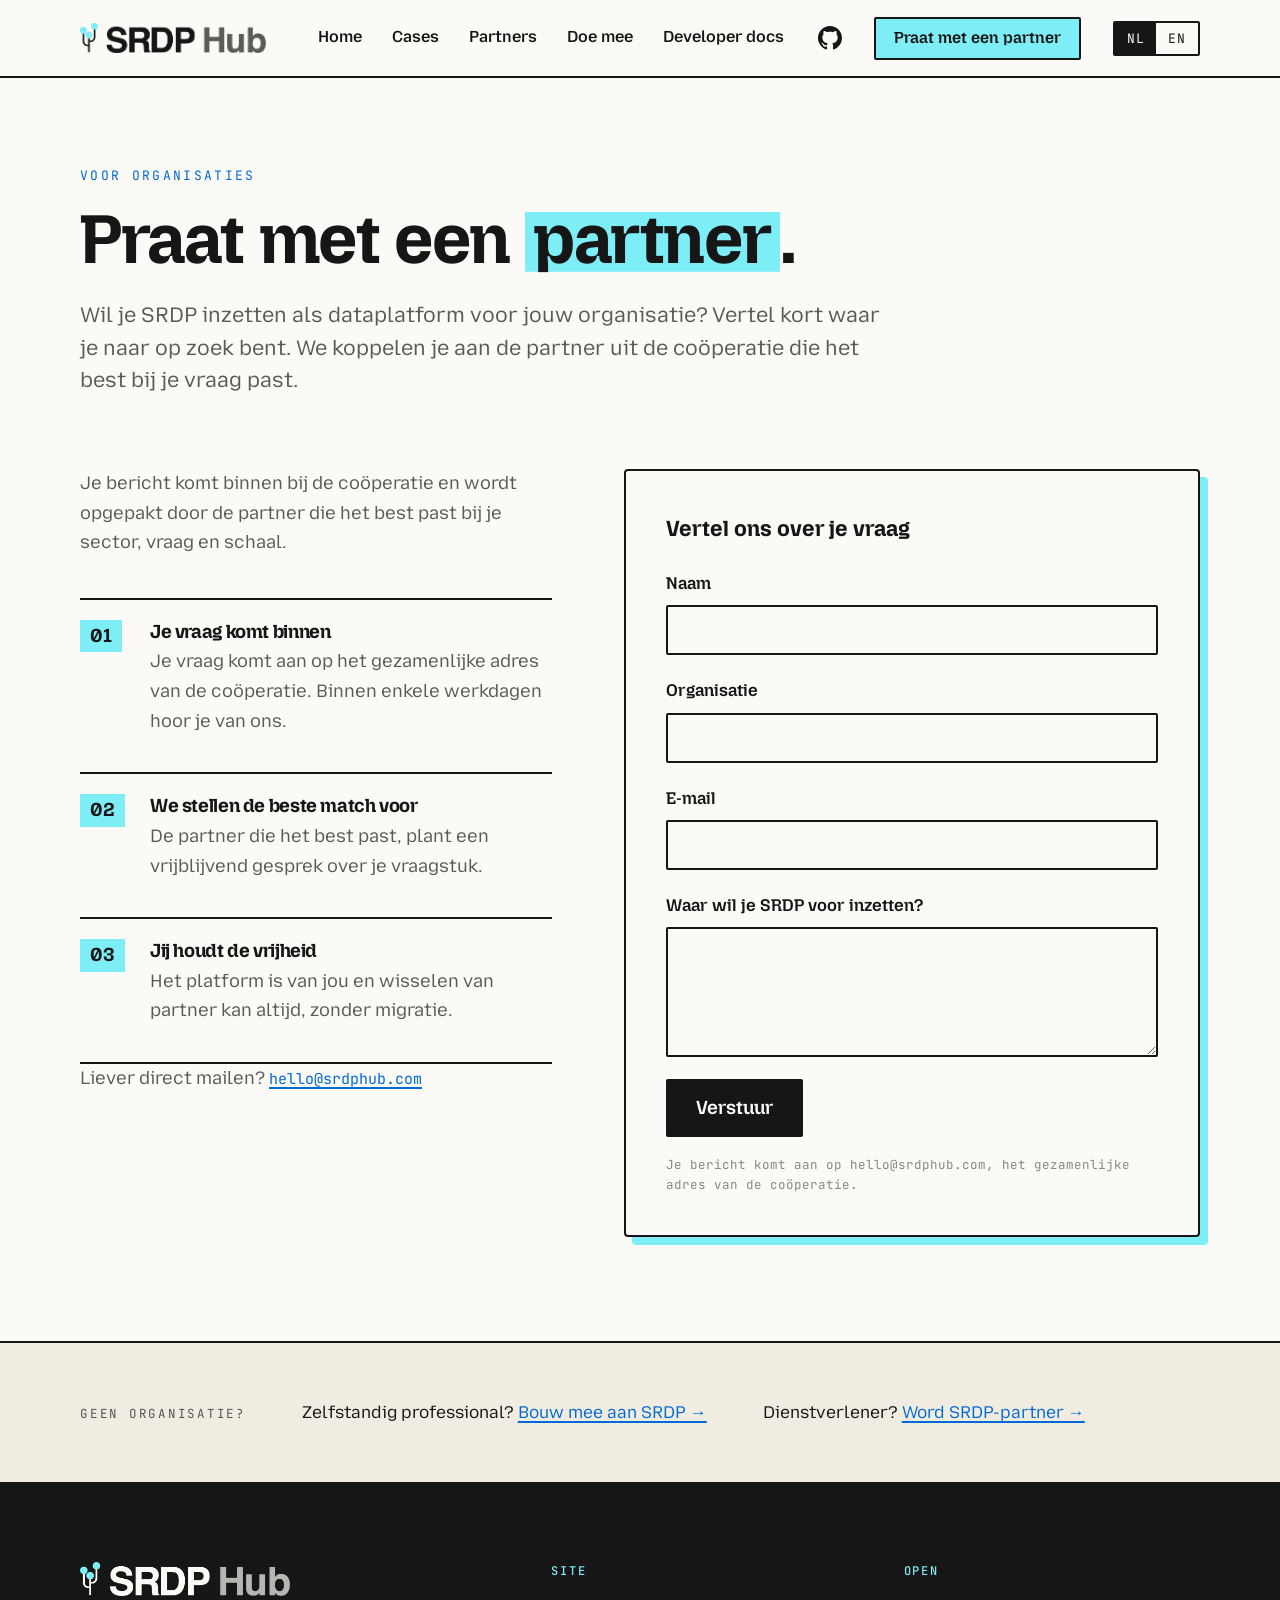
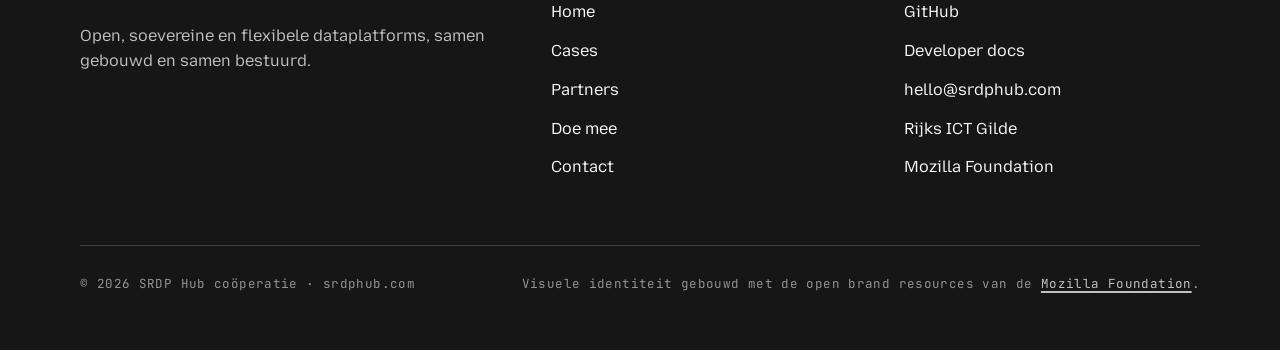
<file: contact.html>
<!doctype html>
<html lang="nl" data-lang="nl">
<head>
<meta charset="utf-8">
<title>Praat met een partner — SRDP Hub</title>
<meta name="viewport" content="width=device-width, initial-scale=1">
<meta name="description" content="Wil je SRDP inzetten als dataplatform voor jouw organisatie? Vertel waar je naar op zoek bent; de coöperatie koppelt je aan de partner die het best past. Of mail direct naar hello@srdphub.com.">
<link rel="canonical" href="https://srdphub.com/contact.html">
<meta property="og:type" content="website">
<meta property="og:site_name" content="SRDP Hub">
<meta property="og:title" content="Praat met een partner — SRDP Hub">
<meta property="og:description" content="Zet SRDP in als jouw soevereine dataplatform. De coöperatie koppelt je aan de partner die het best past.">
<meta property="og:url" content="https://srdphub.com/contact.html">
<meta property="og:image" content="https://srdphub.com/assets/og-image.png">
<meta name="twitter:card" content="summary_large_image">
<link rel="icon" type="image/png" href="assets/favicon.png">
<link rel="preconnect" href="https://fonts.googleapis.com">
<link rel="preconnect" href="https://fonts.gstatic.com" crossorigin>
<link href="https://fonts.googleapis.com/css2?family=Mozilla+Headline:wght@400;600;700&amp;family=Mozilla+Text:wght@400;500;600;700&amp;family=JetBrains+Mono:wght@400;500&amp;display=swap" rel="stylesheet">
<link rel="stylesheet" href="assets/tokens.css">
<link rel="stylesheet" href="assets/site.css?v=2">
<script type="application/ld+json">
{
  "@context": "https://schema.org",
  "@type": "ContactPage",
  "url": "https://srdphub.com/contact.html",
  "name": "Praat met een partner — SRDP Hub",
  "about": {"@id": "https://srdphub.com/#org"},
  "inLanguage": ["nl", "en"]
}
</script>
<style>
  .contact-grid { display: grid; grid-template-columns: .9fr 1.1fr; gap: 72px; align-items: start; padding-bottom: 104px; }
  .contact-grid .pitch p { font-size: 18px; line-height: 1.65; color: var(--ink-70); margin: 0 0 16px; max-width: 48ch; }

  .next { margin-top: 40px; display: grid; gap: 0; }
  .next .nx { display: grid; grid-template-columns: 52px 1fr; gap: 18px; padding: 20px 0; border-top: 2px solid var(--ink); }
  .next .nx:last-child { border-bottom: 2px solid var(--ink); }
  .next .n {
    font-family: var(--font-display); font-weight: 700; font-size: 19px;
    background: var(--cyan); align-self: start; justify-self: start;
    padding: 1px 10px;
  }
  .next h3 { font-size: 19px; margin: 2px 0 6px; }
  .next p { margin: 0; font-size: 15.5px; color: var(--ink-70); }

  .direct { margin-top: 36px; font-size: 16.5px; color: var(--ink-70); }
  .direct a { font-family: var(--font-mono); font-size: 15px; }

  .alt-band { background: var(--sand); padding: 56px 0; border-top: 2px solid var(--ink); }
  .alt-band .row { display: flex; gap: 56px; flex-wrap: wrap; align-items: baseline; font-size: 17px; }
  .alt-band .k { font-family: var(--font-mono); font-size: 12.5px; letter-spacing: .14em; text-transform: uppercase; color: var(--ink-70); }

  @media (max-width: 920px) {
    .contact-grid { grid-template-columns: 1fr; gap: 40px; padding-bottom: 72px; }
  }
</style>
</head>
<body>

<a class="skip-link" href="#main"><span lang="nl">Naar inhoud</span><span lang="en">Skip to content</span></a>

<nav class="nav" data-screen-label="Navigation">
  <div class="wrap nav-in">
    <a class="nav-brand" href="index.html">
      <img src="assets/logo/srdp-hub-tree-ink.png" alt="SRDP Hub">
    </a>
    <div class="nav-links">
      <a href="index.html">Home</a>
      <a href="cases.html">Cases</a>
      <a href="partners.html">Partners</a>
      <a href="join.html"><span lang="nl">Doe mee</span><span lang="en">Get involved</span></a>
      <a href="https://docs.srdphub.com/">Developer docs</a>
    </div>
    <a class="nav-gh" href="https://github.com/srdp-hub" aria-label="GitHub" title="GitHub">
      <svg viewBox="0 0 16 16" fill="currentColor" aria-hidden="true"><path d="M8 0C3.58 0 0 3.58 0 8c0 3.54 2.29 6.53 5.47 7.59.4.07.55-.17.55-.38 0-.19-.01-.82-.01-1.49-2.01.37-2.53-.49-2.69-.94-.09-.23-.48-.94-.82-1.13-.28-.15-.68-.52-.01-.53.63-.01 1.08.58 1.23.82.72 1.21 1.87.87 2.33.66.07-.52.28-.87.51-1.07-1.78-.2-3.64-.89-3.64-3.95 0-.87.31-1.59.82-2.15-.08-.2-.36-1.02.08-2.12 0 0 .67-.21 2.2.82.64-.18 1.32-.27 2-.27s1.36.09 2 .27c1.53-1.04 2.2-.82 2.2-.82.44 1.1.16 1.92.08 2.12.51.56.82 1.27.82 2.15 0 3.07-1.87 3.75-3.65 3.95.29.25.54.73.54 1.48 0 1.07-.01 1.93-.01 2.2 0 .21.15.46.55.38A8.01 8.01 0 0 0 16 8c0-4.42-3.58-8-8-8z"></path></svg>
    </a>
    <a class="nav-cta" href="contact.html" aria-current="page"><span lang="nl">Praat met een partner</span><span lang="en">Talk to a partner</span></a>
    <div class="lang-toggle" role="group" aria-label="Taal / Language">
      <button type="button" data-lang="nl" aria-pressed="true">NL</button>
      <button type="button" data-lang="en" aria-pressed="false">EN</button>
    </div>
    <button class="nav-burger" type="button" aria-expanded="false" aria-label="Menu"><span></span><span></span><span></span></button>
  </div>
  <div class="nav-menu">
    <a href="index.html">Home</a>
    <a href="cases.html">Cases</a>
    <a href="partners.html">Partners</a>
    <a href="join.html"><span lang="nl">Doe mee</span><span lang="en">Get involved</span></a>
    <a href="https://docs.srdphub.com/">Developer docs</a>
    <a href="contact.html" aria-current="page"><span lang="nl">Praat met een partner →</span><span lang="en">Talk to a partner →</span></a>
  </div>
</nav>

<main id="main">

<header class="page-hero" data-screen-label="Contact hero">
  <div class="wrap">
    <p class="eyebrow"><span lang="nl">Voor organisaties</span><span lang="en">For organisations</span></p>
    <h1 lang="nl">Praat met een <span class="mark">partner</span>.</h1>
    <h1 lang="en">Talk to a <span class="mark">partner</span>.</h1>
    <p class="sub" lang="nl">Wil je SRDP inzetten als dataplatform voor jouw organisatie? Vertel kort waar je naar op zoek bent. We koppelen je aan de partner uit de coöperatie die het best bij je vraag past.</p>
    <p class="sub" lang="en">Want to adopt SRDP as your organisation's data platform? Tell us briefly what you're looking for. We'll match you with the partner from the cooperative that best fits your question.</p>
  </div>
</header>

<section data-screen-label="Contact form">
  <div class="wrap contact-grid">
    <div class="pitch">
      <p lang="nl">Je bericht komt binnen bij de coöperatie en wordt opgepakt door de partner die het best past bij je sector, vraag en schaal.</p>
      <p lang="en">Your message arrives at the cooperative and is picked up by the partner that best fits your sector, question and scale.</p>
      <div class="next">
        <div class="nx">
          <span class="n">01</span>
          <div>
            <h3 lang="nl">Je vraag komt binnen</h3>
            <h3 lang="en">Your question arrives</h3>
            <p lang="nl">Je vraag komt aan op het gezamenlijke adres van de coöperatie. Binnen enkele werkdagen hoor je van ons.</p>
            <p lang="en">Your question arrives at the cooperative's shared address. You'll hear from us within a few working days.</p>
          </div>
        </div>
        <div class="nx">
          <span class="n">02</span>
          <div>
            <h3 lang="nl">We stellen de beste match voor</h3>
            <h3 lang="en">We propose the best match</h3>
            <p lang="nl">De partner die het best past, plant een vrijblijvend gesprek over je vraagstuk.</p>
            <p lang="en">The best-fitting partner schedules a no-strings conversation about your challenge.</p>
          </div>
        </div>
        <div class="nx">
          <span class="n">03</span>
          <div>
            <h3 lang="nl">Jij houdt de vrijheid</h3>
            <h3 lang="en">You keep the freedom</h3>
            <p lang="nl">Het platform is van jou en wisselen van partner kan altijd, zonder migratie.</p>
            <p lang="en">The platform is yours and you can always switch partners, without migration.</p>
          </div>
        </div>
      </div>
      <p class="direct" lang="nl">Liever direct mailen? <a href="mailto:hello@srdphub.com">hello@srdphub.com</a></p>
      <p class="direct" lang="en">Prefer email? <a href="mailto:hello@srdphub.com">hello@srdphub.com</a></p>
    </div>

    <form class="form-card" data-contact action="https://formspree.io/f/xpqeozlb" method="POST">
      <input type="hidden" name="audience" value="client">
      <p class="form-head" lang="nl">Vertel ons over je vraag</p>
      <p class="form-head" lang="en">Tell us about your question</p>
      <div class="field">
        <label for="c-name"><span lang="nl">Naam</span><span lang="en">Name</span></label>
        <input id="c-name" name="name" type="text" autocomplete="name" required>
      </div>
      <div class="field">
        <label for="c-org"><span lang="nl">Organisatie</span><span lang="en">Organisation</span></label>
        <input id="c-org" name="organisation" type="text" autocomplete="organization" required>
      </div>
      <div class="field">
        <label for="c-email"><span lang="nl">E-mail</span><span lang="en">Email</span></label>
        <input id="c-email" name="email" type="email" autocomplete="email" required>
      </div>
      <div class="field">
        <label for="c-msg"><span lang="nl">Waar wil je SRDP voor inzetten?</span><span lang="en">What would you use SRDP for?</span></label>
        <textarea id="c-msg" name="message" required></textarea>
      </div>
      <button class="btn btn-primary" type="submit"><span lang="nl">Verstuur</span><span lang="en">Send</span></button>
      <p class="form-sent" hidden lang="nl">Dank! Mail ons rechtstreeks via <a href="mailto:hello@srdphub.com">hello@srdphub.com</a>; dit formulier is nog niet gekoppeld.</p>
      <p class="form-sent" hidden lang="en">Thanks! Please email us directly at <a href="mailto:hello@srdphub.com">hello@srdphub.com</a>; this form isn't wired up yet.</p>
      <p class="form-note" lang="nl">Je bericht komt aan op hello@srdphub.com, het gezamenlijke adres van de coöperatie.</p>
      <p class="form-note" lang="en">Your message arrives at hello@srdphub.com, the cooperative's shared address.</p>
    </form>
  </div>
</section>

<section class="alt-band" data-screen-label="Not an organisation">
  <div class="wrap row">
    <span class="k"><span lang="nl">Geen organisatie?</span><span lang="en">Not an organisation?</span></span>
    <span lang="nl">Zelfstandig professional? <a href="join.html#consultant">Bouw mee aan SRDP →</a></span>
    <span lang="en">Independent professional? <a href="join.html#consultant">Help build SRDP →</a></span>
    <span lang="nl">Dienstverlener? <a href="join.html#msp">Word SRDP-partner →</a></span>
    <span lang="en">Service provider? <a href="join.html#msp">Become an SRDP partner →</a></span>
  </div>
</section>

</main>

<footer class="footer" data-screen-label="Footer">
  <div class="wrap">
    <div class="footer-grid">
      <div>
        <img class="mark-img" src="assets/logo/srdp-hub-tree-paper.png" alt="SRDP Hub">
        <p style="max-width: 38ch; margin: 18px 0 0; font-size: 16px" lang="nl">Open, soevereine en flexibele dataplatforms, samen gebouwd en samen bestuurd.</p>
        <p style="max-width: 38ch; margin: 18px 0 0; font-size: 16px" lang="en">Open, sovereign and flexible data platforms, built and governed in common.</p>
      </div>
      <div>
        <h5>Site</h5>
        <ul>
          <li><a href="index.html">Home</a></li>
          <li><a href="cases.html">Cases</a></li>
          <li><a href="partners.html">Partners</a></li>
          <li><a href="join.html"><span lang="nl">Doe mee</span><span lang="en">Get involved</span></a></li>
          <li><a href="contact.html">Contact</a></li>
        </ul>
      </div>
      <div>
        <h5><span lang="nl">Open</span><span lang="en">Open</span></h5>
        <ul>
          <li><a href="https://github.com/srdp-hub">GitHub</a></li>
          <li><a href="https://docs.srdphub.com/">Developer docs</a></li>
          <li><a href="mailto:hello@srdphub.com">hello@srdphub.com</a></li>
          <li><a href="https://www.rijksorganisatieodi.nl/rijks-ict-gilde">Rijks ICT Gilde</a></li>
          <li><a href="https://www.mozillafoundation.org">Mozilla Foundation</a></li>
        </ul>
      </div>
    </div>
    <div class="footer-base">
      <span>© 2026 SRDP Hub <span lang="nl">coöperatie</span><span lang="en">cooperative</span> · srdphub.com</span>
      <span lang="nl">Visuele identiteit gebouwd met de open brand resources van de <a href="https://www.mozillafoundation.org">Mozilla Foundation</a>.</span>
      <span lang="en">Visual identity built with the <a href="https://www.mozillafoundation.org">Mozilla Foundation</a>'s open brand resources.</span>
    </div>
  </div>
</footer>

<script src="assets/site.js"></script>
</body>
</html>
</file>
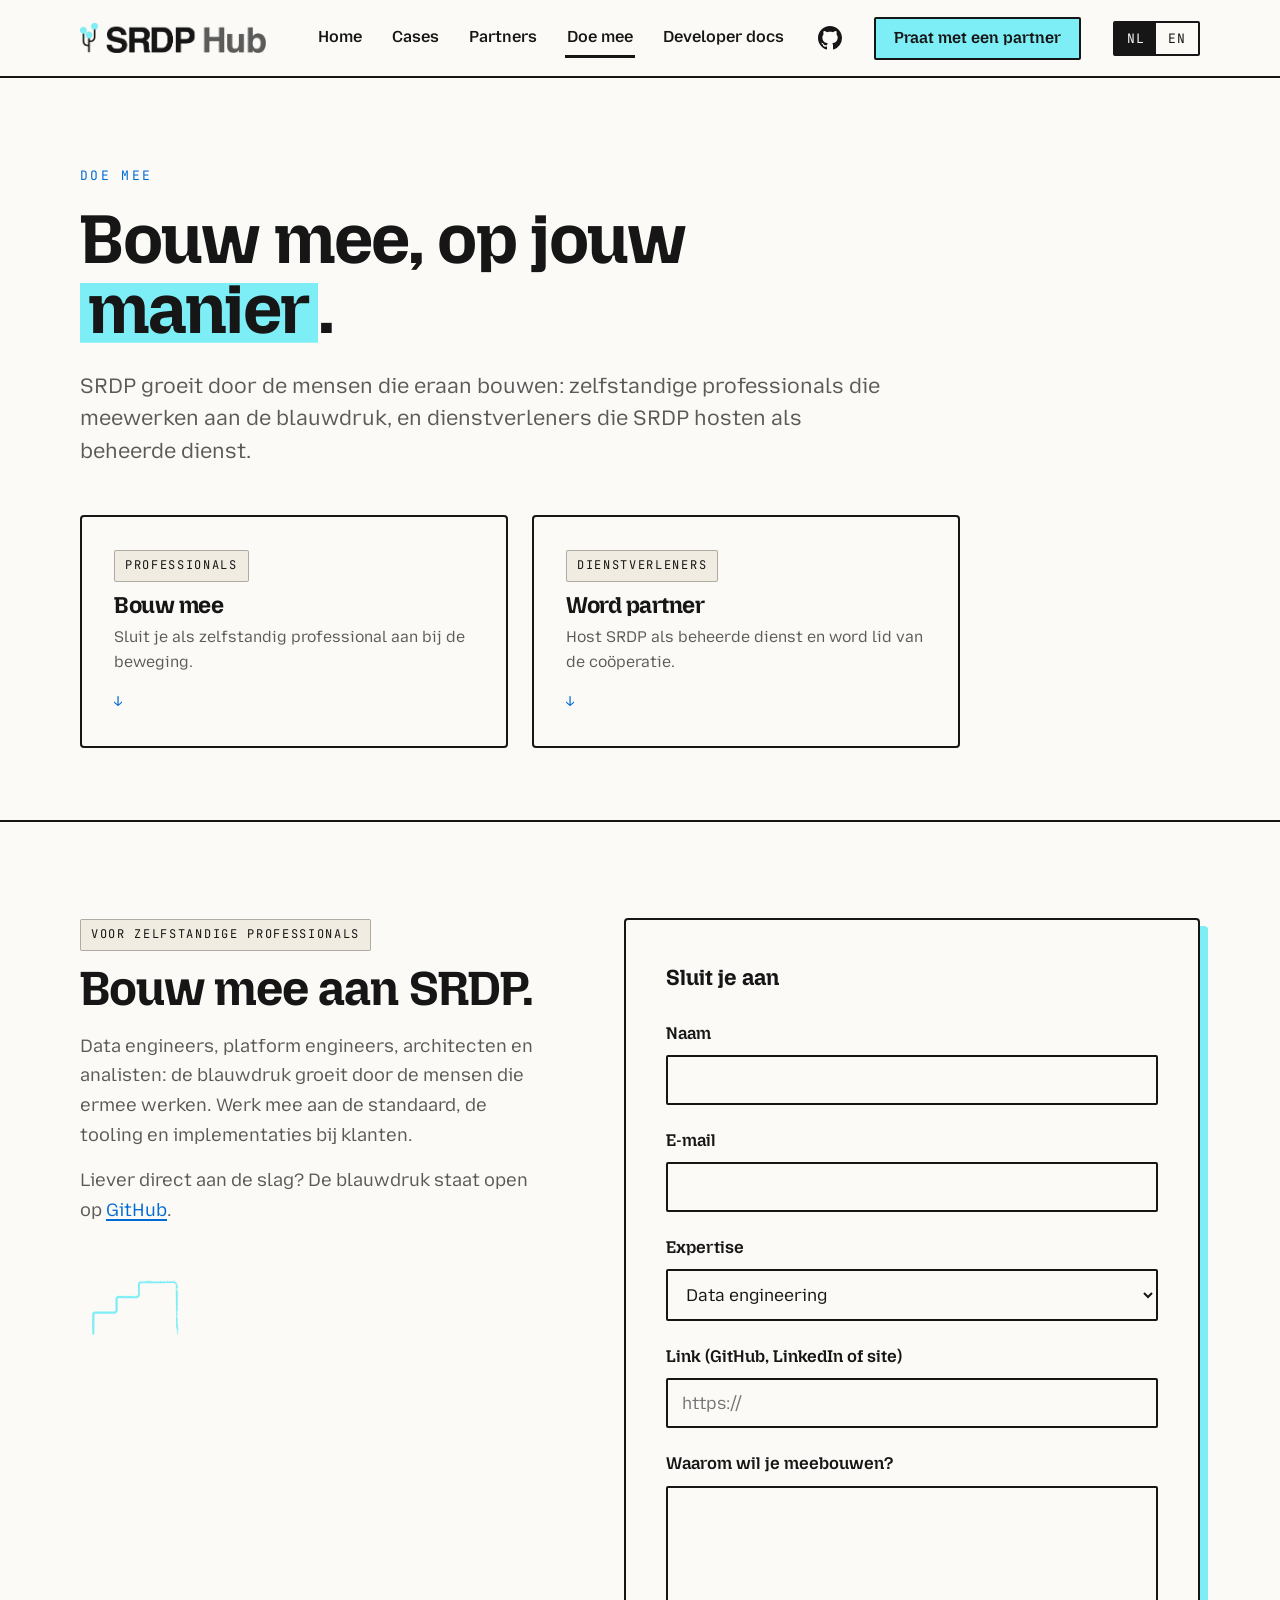
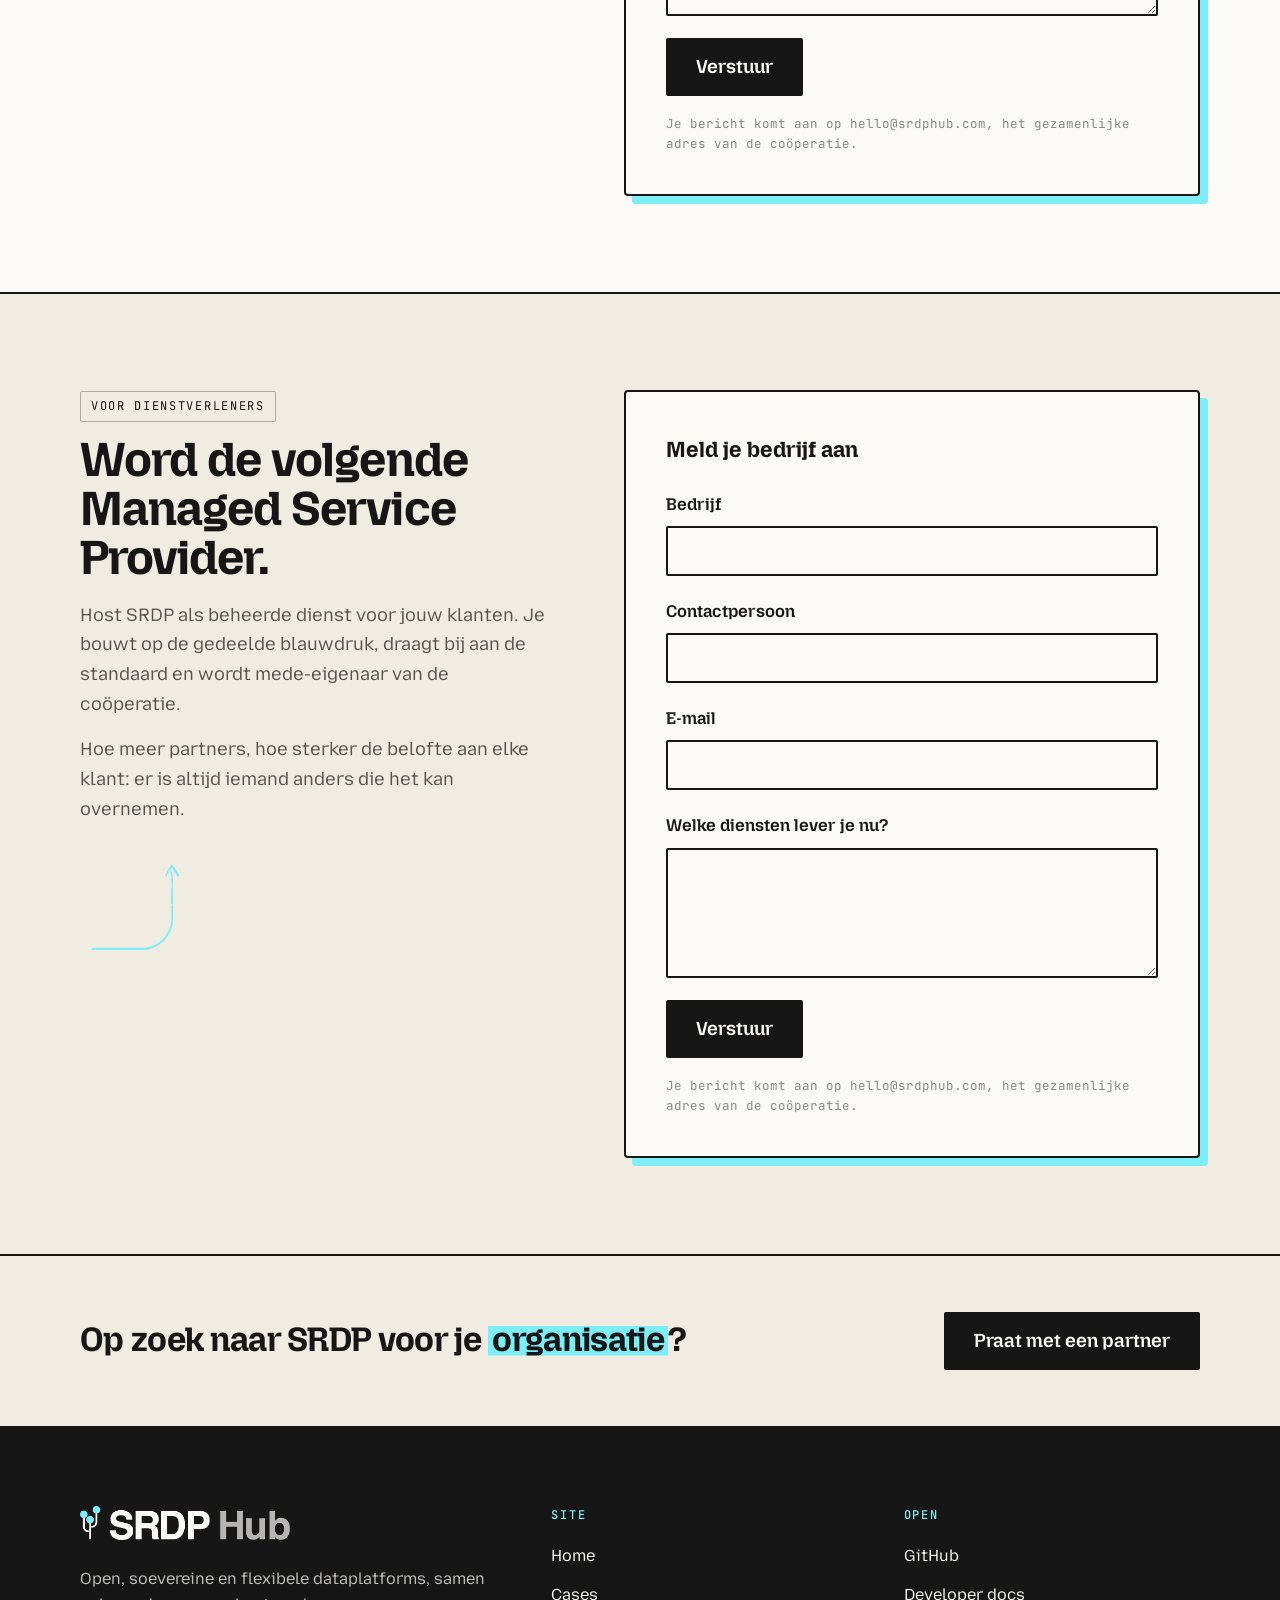
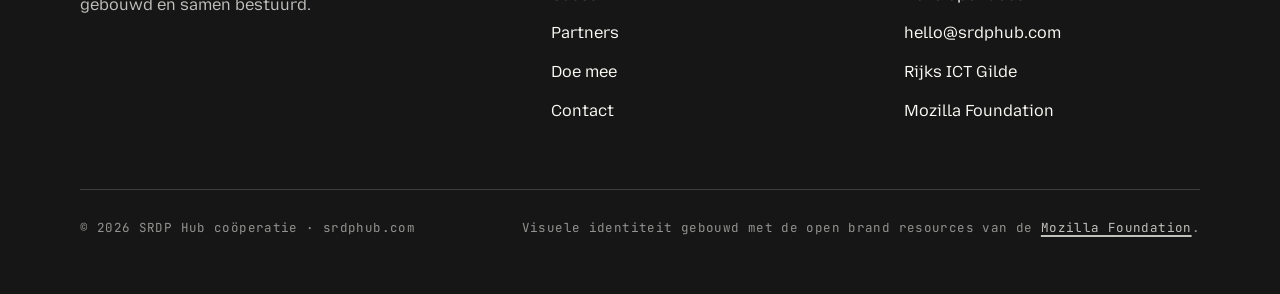
<file: join.html>
<!doctype html>
<html lang="nl" data-lang="nl">
<head>
<meta charset="utf-8">
<title>Doe mee — bouw mee aan SRDP of word partner — SRDP Hub</title>
<meta name="viewport" content="width=device-width, initial-scale=1">
<meta name="description" content="SRDP groeit door de mensen die eraan bouwen: zelfstandige data- en platformprofessionals, en dienstverleners die SRDP hosten als Managed Service Provider. Sluit je aan bij de coöperatie.">
<link rel="canonical" href="https://srdphub.com/join.html">
<meta property="og:type" content="website">
<meta property="og:site_name" content="SRDP Hub">
<meta property="og:title" content="Doe mee — bouw mee aan SRDP of word partner">
<meta property="og:description" content="Voor zelfstandige professionals en dienstverleners: werk mee aan de open blauwdruk of host SRDP als Managed Service Provider.">
<meta property="og:url" content="https://srdphub.com/join.html">
<meta property="og:image" content="https://srdphub.com/assets/og-image.png">
<meta name="twitter:card" content="summary_large_image">
<link rel="icon" type="image/png" href="assets/favicon.png">
<link rel="preconnect" href="https://fonts.googleapis.com">
<link rel="preconnect" href="https://fonts.gstatic.com" crossorigin>
<link href="https://fonts.googleapis.com/css2?family=Mozilla+Headline:wght@400;600;700&amp;family=Mozilla+Text:wght@400;500;600;700&amp;family=JetBrains+Mono:wght@400;500&amp;display=swap" rel="stylesheet">
<link rel="stylesheet" href="assets/tokens.css">
<link rel="stylesheet" href="assets/site.css?v=2">
<script type="application/ld+json">
{
  "@context": "https://schema.org",
  "@type": "WebPage",
  "url": "https://srdphub.com/join.html",
  "name": "Doe mee — bouw mee aan SRDP of word partner",
  "about": {"@id": "https://srdphub.com/#org"},
  "inLanguage": ["nl", "en"]
}
</script>
<style>
  .jump-grid { display: grid; grid-template-columns: 1fr 1fr; gap: 24px; margin-top: 48px; max-width: 880px; }
  .jump-grid .card h3 { font-size: 23px; margin: 12px 0 8px; }
  .jump-grid .card p { margin: 0; font-size: 15.5px; color: var(--ink-70); }
  .jump-grid .card .go { display: inline-block; margin-top: 16px; font-family: var(--font-mono); font-size: 13.5px; color: var(--blue-deep); }

  .aud { padding: 96px 0; border-top: 2px solid var(--ink); scroll-margin-top: 90px; }
  .aud-grid { display: grid; grid-template-columns: .9fr 1.1fr; gap: 72px; align-items: start; }
  .aud h2 { font-size: clamp(34px, 3.8vw, 48px); margin: 14px 0 18px; }
  .aud .pitch p { font-size: 18px; line-height: 1.65; color: var(--ink-70); margin: 0 0 16px; max-width: 48ch; }
  .aud-fig {
    width: 130px; height: 110px; margin-top: 28px;
    background-color: var(--cyan);
    -webkit-mask: var(--shape) no-repeat left center / contain;
    mask: var(--shape) no-repeat left center / contain;
  }

  .client-band { background: var(--sand); padding: 56px 0; border-top: 2px solid var(--ink); }
  .client-band .row { display: flex; gap: 32px; flex-wrap: wrap; align-items: center; justify-content: space-between; }
  .client-band h2 { font-size: clamp(26px, 3vw, 34px); margin: 0; }

  @media (max-width: 920px) {
    .jump-grid { grid-template-columns: 1fr; }
    .aud-grid { grid-template-columns: 1fr; gap: 36px; }
  }
</style>
</head>
<body>

<a class="skip-link" href="#main"><span lang="nl">Naar inhoud</span><span lang="en">Skip to content</span></a>

<nav class="nav" data-screen-label="Navigation">
  <div class="wrap nav-in">
    <a class="nav-brand" href="index.html">
      <img src="assets/logo/srdp-hub-tree-ink.png" alt="SRDP Hub">
    </a>
    <div class="nav-links">
      <a href="index.html">Home</a>
      <a href="cases.html">Cases</a>
      <a href="partners.html">Partners</a>
      <a href="join.html" aria-current="page"><span lang="nl">Doe mee</span><span lang="en">Get involved</span></a>
      <a href="https://docs.srdphub.com/">Developer docs</a>
    </div>
    <a class="nav-gh" href="https://github.com/srdp-hub" aria-label="GitHub" title="GitHub">
      <svg viewBox="0 0 16 16" fill="currentColor" aria-hidden="true"><path d="M8 0C3.58 0 0 3.58 0 8c0 3.54 2.29 6.53 5.47 7.59.4.07.55-.17.55-.38 0-.19-.01-.82-.01-1.49-2.01.37-2.53-.49-2.69-.94-.09-.23-.48-.94-.82-1.13-.28-.15-.68-.52-.01-.53.63-.01 1.08.58 1.23.82.72 1.21 1.87.87 2.33.66.07-.52.28-.87.51-1.07-1.78-.2-3.64-.89-3.64-3.95 0-.87.31-1.59.82-2.15-.08-.2-.36-1.02.08-2.12 0 0 .67-.21 2.2.82.64-.18 1.32-.27 2-.27s1.36.09 2 .27c1.53-1.04 2.2-.82 2.2-.82.44 1.1.16 1.92.08 2.12.51.56.82 1.27.82 2.15 0 3.07-1.87 3.75-3.65 3.95.29.25.54.73.54 1.48 0 1.07-.01 1.93-.01 2.2 0 .21.15.46.55.38A8.01 8.01 0 0 0 16 8c0-4.42-3.58-8-8-8z"></path></svg>
    </a>
    <a class="nav-cta" href="contact.html"><span lang="nl">Praat met een partner</span><span lang="en">Talk to a partner</span></a>
    <div class="lang-toggle" role="group" aria-label="Taal / Language">
      <button type="button" data-lang="nl" aria-pressed="true">NL</button>
      <button type="button" data-lang="en" aria-pressed="false">EN</button>
    </div>
    <button class="nav-burger" type="button" aria-expanded="false" aria-label="Menu"><span></span><span></span><span></span></button>
  </div>
  <div class="nav-menu">
    <a href="index.html">Home</a>
    <a href="cases.html">Cases</a>
    <a href="partners.html">Partners</a>
    <a href="join.html" aria-current="page"><span lang="nl">Doe mee</span><span lang="en">Get involved</span></a>
    <a href="https://docs.srdphub.com/">Developer docs</a>
    <a href="contact.html"><span lang="nl">Praat met een partner →</span><span lang="en">Talk to a partner →</span></a>
  </div>
</nav>

<main id="main">

<header class="page-hero" data-screen-label="Join hero">
  <div class="wrap">
    <p class="eyebrow"><span lang="nl">Doe mee</span><span lang="en">Get involved</span></p>
    <h1 lang="nl">Bouw mee, op jouw <span class="mark">manier</span>.</h1>
    <h1 lang="en">Build along, on your <span class="mark">terms</span>.</h1>
    <p class="sub" lang="nl">SRDP groeit door de mensen die eraan bouwen: zelfstandige professionals die meewerken aan de blauwdruk, en dienstverleners die SRDP hosten als beheerde dienst.</p>
    <p class="sub" lang="en">SRDP grows through the people who build it: independent professionals contributing to the blueprint, and service providers hosting SRDP as a managed service.</p>
    <div class="jump-grid">
      <a class="card" href="#consultant">
        <span class="tag"><span lang="nl">Professionals</span><span lang="en">Professionals</span></span>
        <h3 lang="nl">Bouw mee</h3>
        <h3 lang="en">Help build</h3>
        <p lang="nl">Sluit je als zelfstandig professional aan bij de beweging.</p>
        <p lang="en">Join the movement as an independent professional.</p>
        <span class="go">↓</span>
      </a>
      <a class="card" href="#msp">
        <span class="tag"><span lang="nl">Dienstverleners</span><span lang="en">Service providers</span></span>
        <h3 lang="nl">Word partner</h3>
        <h3 lang="en">Become a partner</h3>
        <p lang="nl">Host SRDP als beheerde dienst en word lid van de coöperatie.</p>
        <p lang="en">Host SRDP as a managed service and join the cooperative.</p>
        <span class="go">↓</span>
      </a>
    </div>
  </div>
</header>

<!-- ===================== CONSULTANT ===================== -->
<section class="aud" id="consultant" data-screen-label="Form consultant">
  <div class="wrap aud-grid">
    <div class="pitch">
      <span class="tag"><span lang="nl">Voor zelfstandige professionals</span><span lang="en">For independent consultants</span></span>
      <h2 lang="nl">Bouw mee aan SRDP.</h2>
      <h2 lang="en">Help build SRDP.</h2>
      <p lang="nl">Data engineers, platform engineers, architecten en analisten: de blauwdruk groeit door de mensen die ermee werken. Werk mee aan de standaard, de tooling en implementaties bij klanten.</p>
      <p lang="en">Data engineers, platform engineers, architects and analysts: the blueprint grows through the people who work with it. Contribute to the standard, the tooling and client implementations.</p>
      <p lang="nl">Liever direct aan de slag? De blauwdruk staat open op <a href="https://github.com/srdp-hub">GitHub</a>.</p>
      <p lang="en">Rather dive straight in? The blueprint is open on <a href="https://github.com/srdp-hub">GitHub</a>.</p>
      <div class="aud-fig" aria-hidden="true" style="--shape: url('assets/mozilla/Scribble_09_Light.svg')"></div>
    </div>
    <form class="form-card" data-contact action="https://formspree.io/f/xpqeozlb" method="POST">
      <input type="hidden" name="audience" value="consultant">
      <p class="form-head" lang="nl">Sluit je aan</p>
      <p class="form-head" lang="en">Join us</p>
      <div class="field">
        <label for="p-name"><span lang="nl">Naam</span><span lang="en">Name</span></label>
        <input id="p-name" name="name" type="text" autocomplete="name" required>
      </div>
      <div class="field">
        <label for="p-email"><span lang="nl">E-mail</span><span lang="en">Email</span></label>
        <input id="p-email" name="email" type="email" autocomplete="email" required>
      </div>
      <div class="field">
        <label for="p-skill"><span lang="nl">Expertise</span><span lang="en">Expertise</span></label>
        <select id="p-skill" name="expertise">
          <option>Data engineering</option>
          <option>Platform / infra engineering</option>
          <option>Architectuur / architecture</option>
          <option>Analytics / BI</option>
          <option lang="nl">Anders</option>
          <option lang="en">Other</option>
        </select>
      </div>
      <div class="field">
        <label for="p-link"><span lang="nl">Link (GitHub, LinkedIn of site)</span><span lang="en">Link (GitHub, LinkedIn or site)</span></label>
        <input id="p-link" name="link" type="url" placeholder="https://">
      </div>
      <div class="field">
        <label for="p-msg"><span lang="nl">Waarom wil je meebouwen?</span><span lang="en">Why do you want to build along?</span></label>
        <textarea id="p-msg" name="message"></textarea>
      </div>
      <button class="btn btn-primary" type="submit"><span lang="nl">Verstuur</span><span lang="en">Send</span></button>
      <p class="form-sent" hidden lang="nl">Dank! Mail ons rechtstreeks via <a href="mailto:hello@srdphub.com">hello@srdphub.com</a>; dit formulier is nog niet gekoppeld.</p>
      <p class="form-sent" hidden lang="en">Thanks! Please email us directly at <a href="mailto:hello@srdphub.com">hello@srdphub.com</a>; this form isn't wired up yet.</p>
      <p class="form-note" lang="nl">Je bericht komt aan op hello@srdphub.com, het gezamenlijke adres van de coöperatie.</p>
      <p class="form-note" lang="en">Your message arrives at hello@srdphub.com, the cooperative's shared address.</p>
    </form>
  </div>
</section>

<!-- ===================== MSP ===================== -->
<section class="aud sec-sand" id="msp" data-screen-label="Form MSP">
  <div class="wrap aud-grid">
    <div class="pitch">
      <span class="tag"><span lang="nl">Voor dienstverleners</span><span lang="en">For service providers</span></span>
      <h2 lang="nl">Word de volgende Managed Service Provider.</h2>
      <h2 lang="en">Become the next Managed Service Provider.</h2>
      <p lang="nl">Host SRDP als beheerde dienst voor jouw klanten. Je bouwt op de gedeelde blauwdruk, draagt bij aan de standaard en wordt mede-eigenaar van de coöperatie.</p>
      <p lang="en">Host SRDP as a managed service for your clients. You build on the shared blueprint, contribute to the standard and become co-owner of the cooperative.</p>
      <p lang="nl">Hoe meer partners, hoe sterker de belofte aan elke klant: er is altijd iemand anders die het kan overnemen.</p>
      <p lang="en">The more partners, the stronger the promise to every client: there is always someone else who can take over.</p>
      <div class="aud-fig" aria-hidden="true" style="--shape: url('assets/mozilla/Scribble_02_Light.svg')"></div>
    </div>
    <form class="form-card" data-contact action="https://formspree.io/f/xpqeozlb" method="POST">
      <input type="hidden" name="audience" value="msp">
      <p class="form-head" lang="nl">Meld je bedrijf aan</p>
      <p class="form-head" lang="en">Apply as a company</p>
      <div class="field">
        <label for="m-company"><span lang="nl">Bedrijf</span><span lang="en">Company</span></label>
        <input id="m-company" name="company" type="text" autocomplete="organization" required>
      </div>
      <div class="field">
        <label for="m-name"><span lang="nl">Contactpersoon</span><span lang="en">Contact person</span></label>
        <input id="m-name" name="name" type="text" autocomplete="name" required>
      </div>
      <div class="field">
        <label for="m-email"><span lang="nl">E-mail</span><span lang="en">Email</span></label>
        <input id="m-email" name="email" type="email" autocomplete="email" required>
      </div>
      <div class="field">
        <label for="m-msg"><span lang="nl">Welke diensten lever je nu?</span><span lang="en">What services do you provide today?</span></label>
        <textarea id="m-msg" name="message"></textarea>
      </div>
      <button class="btn btn-primary" type="submit"><span lang="nl">Verstuur</span><span lang="en">Send</span></button>
      <p class="form-sent" hidden lang="nl">Dank! Mail ons rechtstreeks via <a href="mailto:hello@srdphub.com">hello@srdphub.com</a>; dit formulier is nog niet gekoppeld.</p>
      <p class="form-sent" hidden lang="en">Thanks! Please email us directly at <a href="mailto:hello@srdphub.com">hello@srdphub.com</a>; this form isn't wired up yet.</p>
      <p class="form-note" lang="nl">Je bericht komt aan op hello@srdphub.com, het gezamenlijke adres van de coöperatie.</p>
      <p class="form-note" lang="en">Your message arrives at hello@srdphub.com, the cooperative's shared address.</p>
    </form>
  </div>
</section>

<!-- ===================== CLIENT POINTER ===================== -->
<section class="client-band" data-screen-label="Looking to adopt">
  <div class="wrap row">
    <h2 lang="nl">Op zoek naar SRDP voor je <span class="mark">organisatie</span>?</h2>
    <h2 lang="en">Looking at SRDP for your <span class="mark">organisation</span>?</h2>
    <a class="btn btn-primary" href="contact.html"><span lang="nl">Praat met een partner</span><span lang="en">Talk to a partner</span></a>
  </div>
</section>

</main>

<footer class="footer" data-screen-label="Footer">
  <div class="wrap">
    <div class="footer-grid">
      <div>
        <img class="mark-img" src="assets/logo/srdp-hub-tree-paper.png" alt="SRDP Hub">
        <p style="max-width: 38ch; margin: 18px 0 0; font-size: 16px" lang="nl">Open, soevereine en flexibele dataplatforms, samen gebouwd en samen bestuurd.</p>
        <p style="max-width: 38ch; margin: 18px 0 0; font-size: 16px" lang="en">Open, sovereign and flexible data platforms, built and governed in common.</p>
      </div>
      <div>
        <h5>Site</h5>
        <ul>
          <li><a href="index.html">Home</a></li>
          <li><a href="cases.html">Cases</a></li>
          <li><a href="partners.html">Partners</a></li>
          <li><a href="join.html"><span lang="nl">Doe mee</span><span lang="en">Get involved</span></a></li>
          <li><a href="contact.html">Contact</a></li>
        </ul>
      </div>
      <div>
        <h5><span lang="nl">Open</span><span lang="en">Open</span></h5>
        <ul>
          <li><a href="https://github.com/srdp-hub">GitHub</a></li>
          <li><a href="https://docs.srdphub.com/">Developer docs</a></li>
          <li><a href="mailto:hello@srdphub.com">hello@srdphub.com</a></li>
          <li><a href="https://www.rijksorganisatieodi.nl/rijks-ict-gilde">Rijks ICT Gilde</a></li>
          <li><a href="https://www.mozillafoundation.org">Mozilla Foundation</a></li>
        </ul>
      </div>
    </div>
    <div class="footer-base">
      <span>© 2026 SRDP Hub <span lang="nl">coöperatie</span><span lang="en">cooperative</span> · srdphub.com</span>
      <span lang="nl">Visuele identiteit gebouwd met de open brand resources van de <a href="https://www.mozillafoundation.org">Mozilla Foundation</a>.</span>
      <span lang="en">Visual identity built with the <a href="https://www.mozillafoundation.org">Mozilla Foundation</a>'s open brand resources.</span>
    </div>
  </div>
</footer>

<script src="assets/site.js"></script>
</body>
</html>
</file>
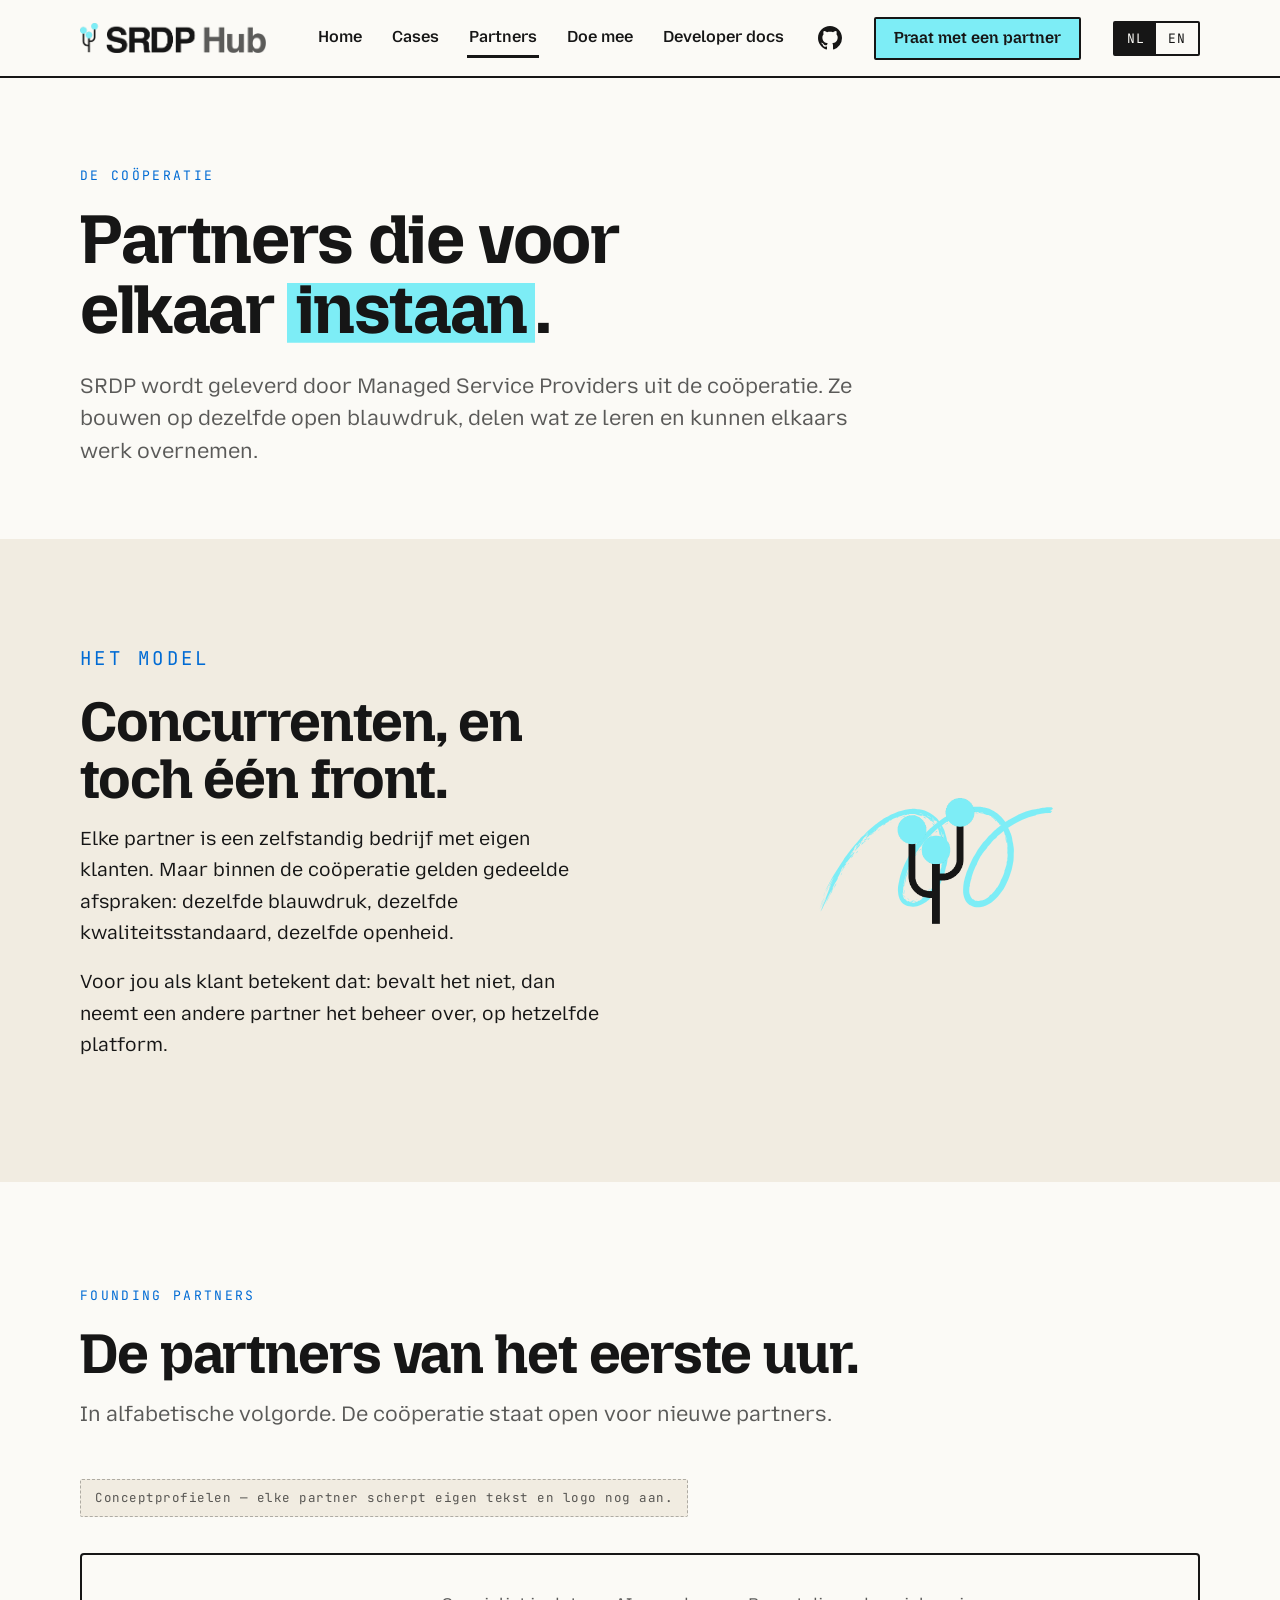
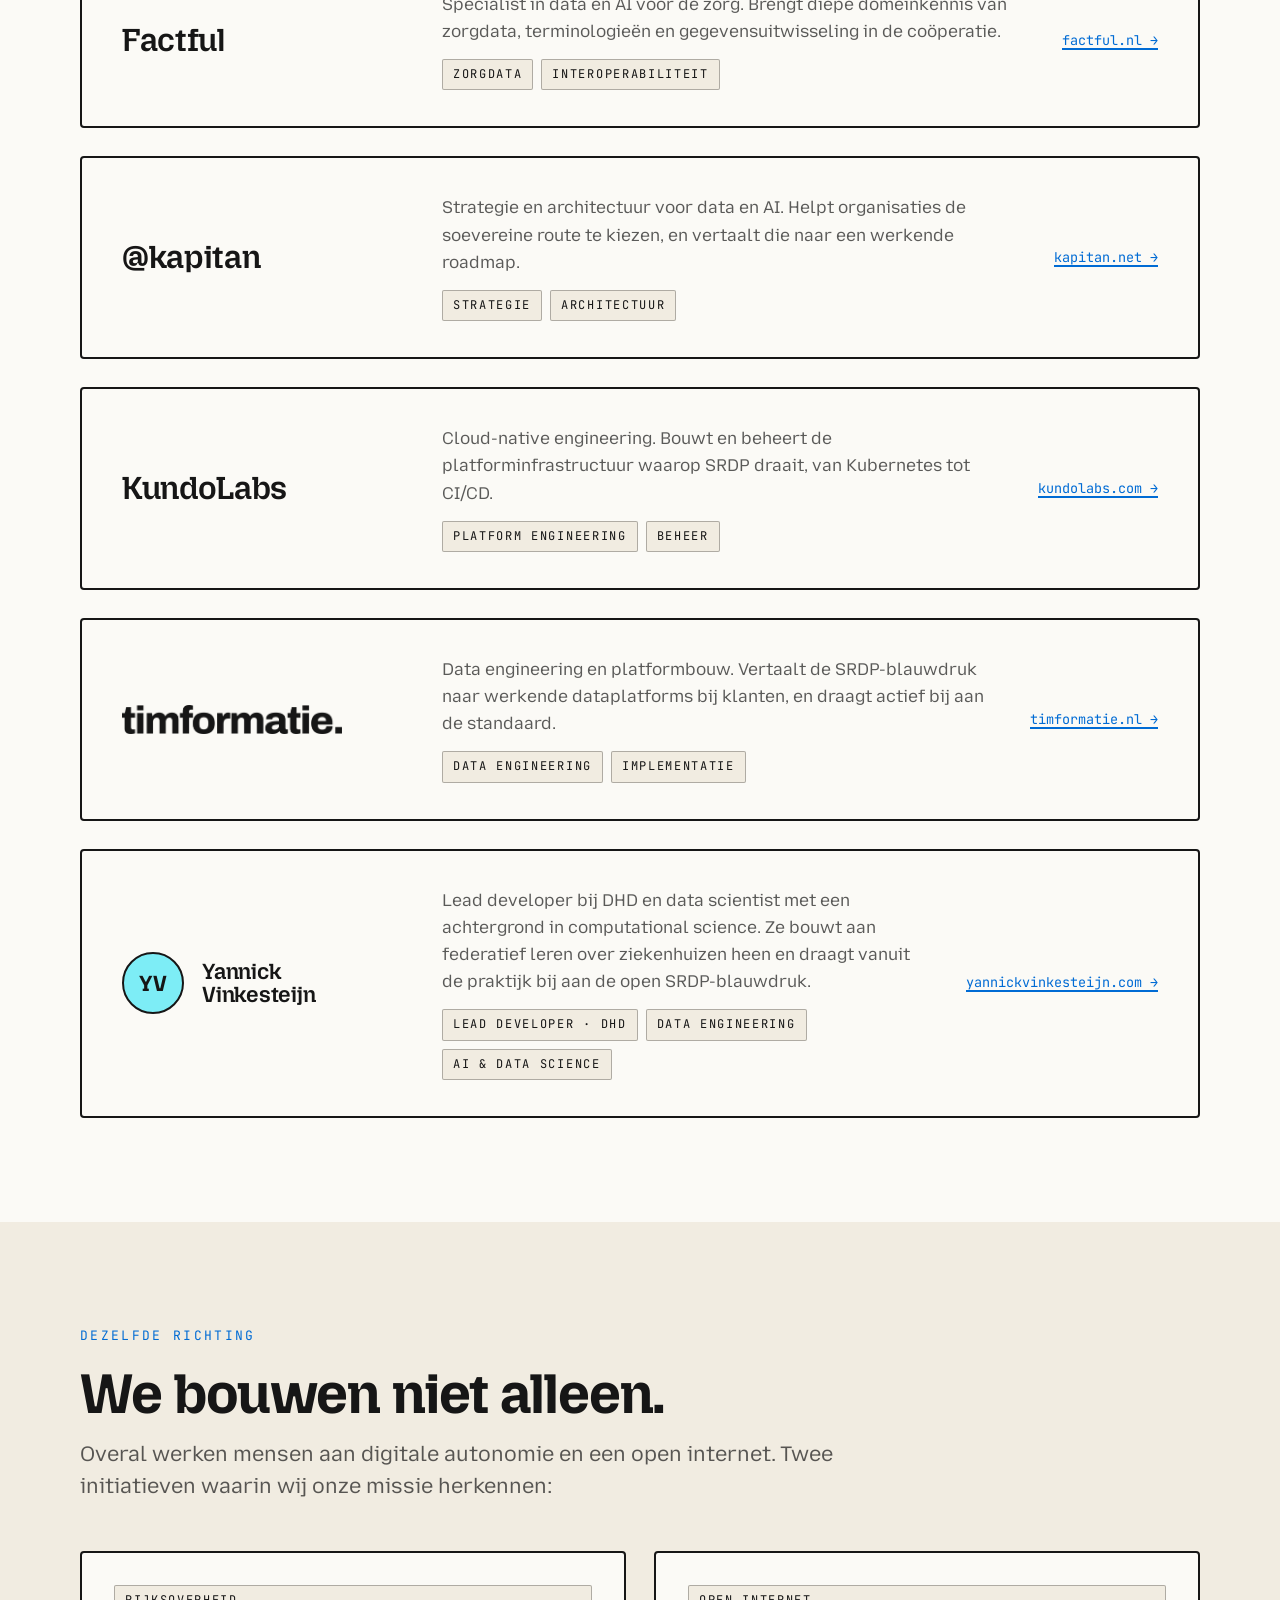
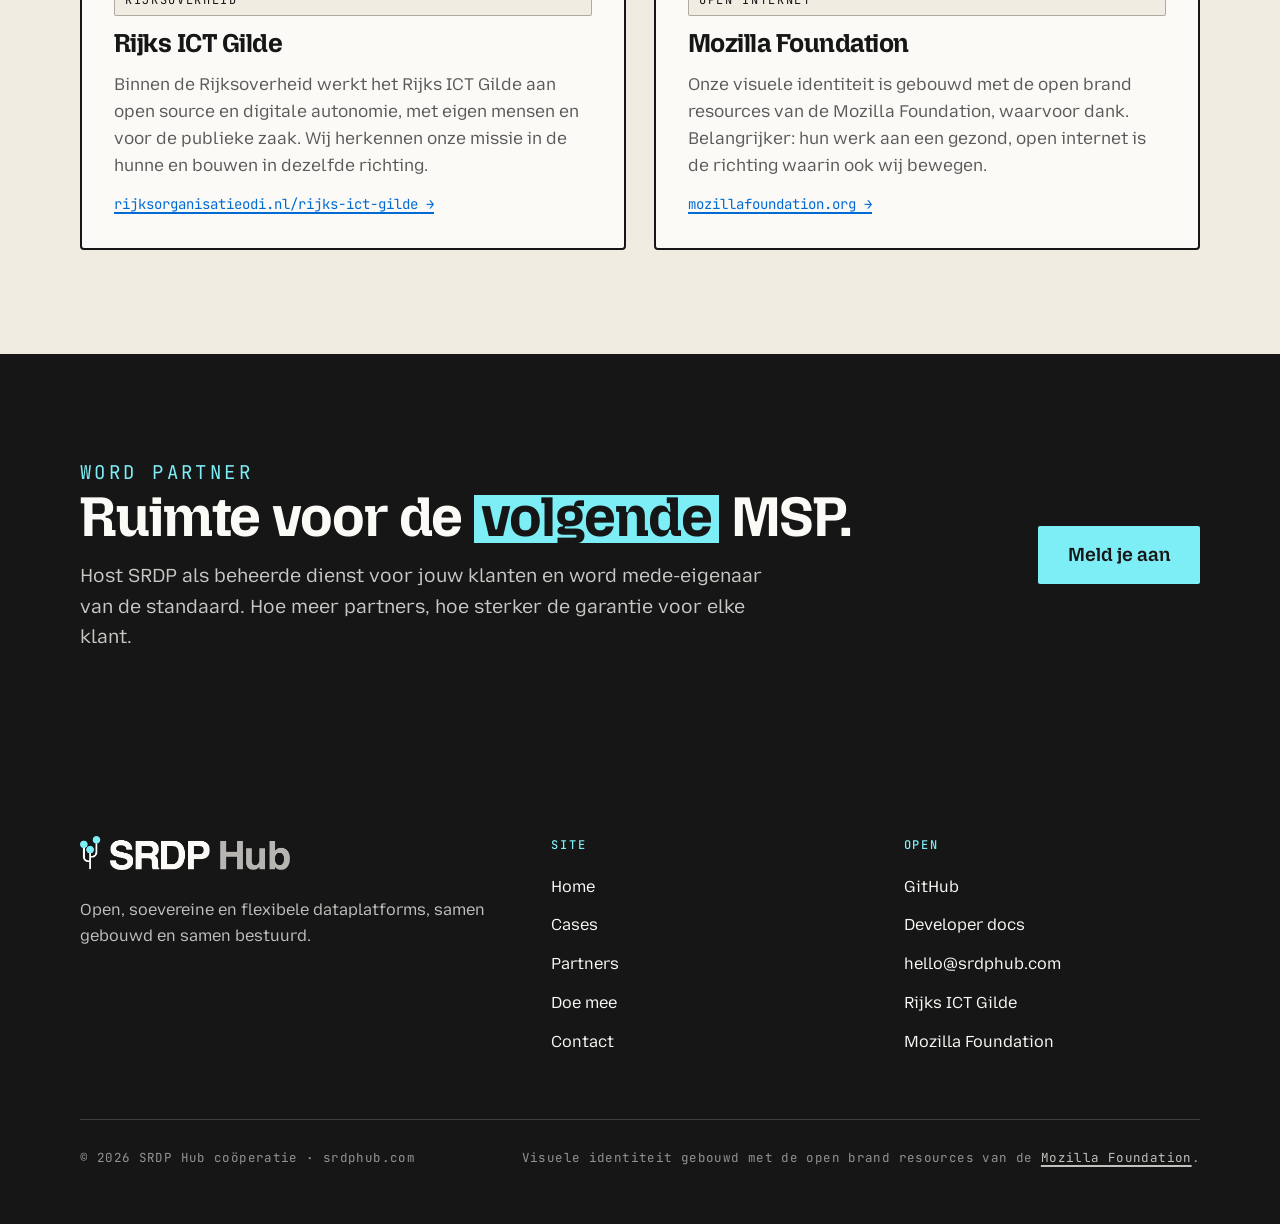
<file: partners.html>
<!doctype html>
<html lang="nl" data-lang="nl">
<head>
<meta charset="utf-8">
<title>Partners — de coöperatie achter SRDP — SRDP Hub</title>
<meta name="viewport" content="width=device-width, initial-scale=1">
<meta name="description" content="SRDP wordt geleverd door Managed Service Providers uit de coöperatie: Factful, @kapitan, KundoLabs en Timformatie. Ze bouwen op dezelfde open blauwdruk en kunnen elkaars werk overnemen.">
<link rel="canonical" href="https://srdphub.com/partners.html">
<meta property="og:type" content="website">
<meta property="og:site_name" content="SRDP Hub">
<meta property="og:title" content="Partners — de coöperatie achter SRDP">
<meta property="og:description" content="Factful, @kapitan, KundoLabs en Timformatie: partners die op dezelfde open blauwdruk bouwen en elkaars werk kunnen overnemen.">
<meta property="og:url" content="https://srdphub.com/partners.html">
<meta property="og:image" content="https://srdphub.com/assets/og-image.png">
<meta name="twitter:card" content="summary_large_image">
<link rel="icon" type="image/png" href="assets/favicon.png">
<link rel="preconnect" href="https://fonts.googleapis.com">
<link rel="preconnect" href="https://fonts.gstatic.com" crossorigin>
<link href="https://fonts.googleapis.com/css2?family=Mozilla+Headline:wght@400;600;700&amp;family=Mozilla+Text:wght@400;500;600;700&amp;family=JetBrains+Mono:wght@400;500&amp;display=swap" rel="stylesheet">
<link rel="stylesheet" href="assets/tokens.css">
<link rel="stylesheet" href="assets/site.css?v=2">
<script type="application/ld+json">
{
  "@context": "https://schema.org",
  "@type": "AboutPage",
  "url": "https://srdphub.com/partners.html",
  "name": "Partners — de coöperatie achter SRDP",
  "about": {"@id": "https://srdphub.com/#org"},
  "inLanguage": ["nl", "en"]
}
</script>
<style>
  /* model strip */
  .model { display: grid; grid-template-columns: 1fr 1fr; gap: 64px; align-items: center; }
  .model p { font-size: 19px; line-height: 1.65; margin: 0 0 18px; max-width: 54ch; }
  .model-fig { position: relative; min-height: 300px; }
  .model-fig .ring {
    position: absolute; inset: 0;
    background-color: var(--cyan);
    -webkit-mask: url("assets/mozilla/Scribble_12_Light.svg") no-repeat center / contain;
    mask: url("assets/mozilla/Scribble_12_Light.svg") no-repeat center / contain;
  }
  .model-fig .icon { position: absolute; top: 50%; left: 50%; transform: translate(-50%, -50%); height: 42%; width: auto; }

  /* partner profiles */
  .partner-list { display: grid; gap: 28px; }
  .partner-row {
    display: grid; grid-template-columns: 280px 1fr auto; gap: 40px; align-items: center;
    border: 2px solid var(--ink); border-radius: var(--r-md);
    background: var(--paper); padding: 36px 40px;
  }
  .partner-row .ident { display: flex; align-items: center; min-height: 64px; }
  .partner-row .ident img { max-height: 30px; max-width: 220px; object-fit: contain; }
  .partner-row .ident .wordmark { font-family: var(--font-display); font-weight: 600; font-size: 32px; letter-spacing: -0.01em; }
  .partner-row .about p { margin: 0; font-size: 17px; color: var(--ink-70); max-width: 56ch; }
  .partner-row .roles { display: flex; gap: 8px; flex-wrap: wrap; margin-top: 14px; }
  .partner-row .site { font-family: var(--font-mono); font-size: 13.5px; white-space: nowrap; }
  .partner-row .ident.person { gap: 18px; }
  .partner-row .ident.person .ph { height: 62px; width: 62px; border-radius: 50%; object-fit: cover; object-position: center 28%; max-height: none; max-width: none; border: 2px solid var(--ink); flex: none; }
  .partner-row .ident.person .ph.mono { display: flex; align-items: center; justify-content: center; background: var(--cyan); color: var(--ink); font-family: var(--font-display); font-weight: 700; font-size: 22px; }
  .partner-row .ident.person .nm { font-family: var(--font-display); font-weight: 600; font-size: 22px; line-height: 1.05; letter-spacing: -0.01em; }

  /* kindred missions */
  .kindred-grid { display: grid; grid-template-columns: 1fr 1fr; gap: 28px; }
  .kindred-grid .card { display: flex; flex-direction: column; gap: 14px; }
  .kindred-grid .card img.pl { height: 34px; width: auto; align-self: flex-start; }
  .kindred-grid .card h3 { font-size: 26px; }
  .kindred-grid .card p { margin: 0; font-size: 17px; color: var(--ink-70); flex: 1; }
  .kindred-grid .card .lnk { font-family: var(--font-mono); font-size: 14px; }

  /* become partner */
  .join-band { display: grid; grid-template-columns: 1.2fr auto; gap: 48px; align-items: center; }
  .join-band p { font-size: 19px; color: rgba(251,250,246,.78); margin: 0; max-width: 54ch; }

  @media (max-width: 920px) {
    .model { grid-template-columns: 1fr; }
    .partner-row { grid-template-columns: 1fr; gap: 20px; padding: 28px; }
    .kindred-grid { grid-template-columns: 1fr; }
    .join-band { grid-template-columns: 1fr; }
  }
</style>
</head>
<body>

<a class="skip-link" href="#main"><span lang="nl">Naar inhoud</span><span lang="en">Skip to content</span></a>

<nav class="nav" data-screen-label="Navigation">
  <div class="wrap nav-in">
    <a class="nav-brand" href="index.html">
      <img src="assets/logo/srdp-hub-tree-ink.png" alt="SRDP Hub">
    </a>
    <div class="nav-links">
      <a href="index.html">Home</a>
      <a href="cases.html">Cases</a>
      <a href="partners.html" aria-current="page">Partners</a>
      <a href="join.html"><span lang="nl">Doe mee</span><span lang="en">Get involved</span></a>
      <a href="https://docs.srdphub.com/">Developer docs</a>
    </div>
    <a class="nav-gh" href="https://github.com/srdp-hub" aria-label="GitHub" title="GitHub">
      <svg viewBox="0 0 16 16" fill="currentColor" aria-hidden="true"><path d="M8 0C3.58 0 0 3.58 0 8c0 3.54 2.29 6.53 5.47 7.59.4.07.55-.17.55-.38 0-.19-.01-.82-.01-1.49-2.01.37-2.53-.49-2.69-.94-.09-.23-.48-.94-.82-1.13-.28-.15-.68-.52-.01-.53.63-.01 1.08.58 1.23.82.72 1.21 1.87.87 2.33.66.07-.52.28-.87.51-1.07-1.78-.2-3.64-.89-3.64-3.95 0-.87.31-1.59.82-2.15-.08-.2-.36-1.02.08-2.12 0 0 .67-.21 2.2.82.64-.18 1.32-.27 2-.27s1.36.09 2 .27c1.53-1.04 2.2-.82 2.2-.82.44 1.1.16 1.92.08 2.12.51.56.82 1.27.82 2.15 0 3.07-1.87 3.75-3.65 3.95.29.25.54.73.54 1.48 0 1.07-.01 1.93-.01 2.2 0 .21.15.46.55.38A8.01 8.01 0 0 0 16 8c0-4.42-3.58-8-8-8z"></path></svg>
    </a>
    <a class="nav-cta" href="contact.html"><span lang="nl">Praat met een partner</span><span lang="en">Talk to a partner</span></a>
    <div class="lang-toggle" role="group" aria-label="Taal / Language">
      <button type="button" data-lang="nl" aria-pressed="true">NL</button>
      <button type="button" data-lang="en" aria-pressed="false">EN</button>
    </div>
    <button class="nav-burger" type="button" aria-expanded="false" aria-label="Menu"><span></span><span></span><span></span></button>
  </div>
  <div class="nav-menu">
    <a href="index.html">Home</a>
    <a href="cases.html">Cases</a>
    <a href="partners.html" aria-current="page">Partners</a>
    <a href="join.html"><span lang="nl">Doe mee</span><span lang="en">Get involved</span></a>
    <a href="https://docs.srdphub.com/">Developer docs</a>
    <a href="contact.html"><span lang="nl">Praat met een partner →</span><span lang="en">Talk to a partner →</span></a>
  </div>
</nav>

<main id="main">

<header class="page-hero" data-screen-label="Partners hero">
  <div class="wrap">
    <p class="eyebrow"><span lang="nl">De coöperatie</span><span lang="en">The cooperative</span></p>
    <h1 lang="nl">Partners die voor elkaar <span class="mark">instaan</span>.</h1>
    <h1 lang="en">Partners who <span class="mark">vouch</span> for each other.</h1>
    <p class="sub" lang="nl">SRDP wordt geleverd door Managed Service Providers uit de coöperatie. Ze bouwen op dezelfde open blauwdruk, delen wat ze leren en kunnen elkaars werk overnemen.</p>
    <p class="sub" lang="en">SRDP is delivered by Managed Service Providers from the cooperative. They build on the same open blueprint, share what they learn and can take over each other's work.</p>
  </div>
</header>

<!-- ===================== MODEL ===================== -->
<section class="sec sec-sand" data-screen-label="MSP model">
  <div class="wrap model">
    <div>
      <p class="eyebrow"><span lang="nl">Het model</span><span lang="en">The model</span></p>
      <h2 lang="nl">Concurrenten, en toch één front.</h2>
      <h2 lang="en">Competitors, yet one front.</h2>
      <p lang="nl">Elke partner is een zelfstandig bedrijf met eigen klanten. Maar binnen de coöperatie gelden gedeelde afspraken: dezelfde blauwdruk, dezelfde kwaliteitsstandaard, dezelfde openheid.</p>
      <p lang="en">Each partner is an independent company with its own clients. But inside the cooperative, shared rules apply: the same blueprint, the same quality standard, the same openness.</p>
      <p lang="nl">Voor jou als klant betekent dat: bevalt het niet, dan neemt een andere partner het beheer over, op hetzelfde platform.</p>
      <p lang="en">For you as a client this means: if it doesn't work out, another partner takes over, on the same platform.</p>
    </div>
    <div class="model-fig" aria-hidden="true">
      <span class="ring"></span>
      <img class="icon" src="assets/logo/icon-ink.png" alt="">
    </div>
  </div>
</section>

<!-- ===================== PARTNER PROFILES ===================== -->
<section class="sec" data-screen-label="Partner profiles">
  <div class="wrap">
    <p class="eyebrow"><span lang="nl">Founding partners</span><span lang="en">Founding partners</span></p>
    <h2 lang="nl">De partners van het eerste uur.</h2>
    <h2 lang="en">The partners from day one.</h2>
    <p class="sub" lang="nl">In alfabetische volgorde. De coöperatie staat open voor nieuwe partners.</p>
    <p class="sub" lang="en">In alphabetical order. The cooperative is open to new partners.</p>
    <span class="draft-note" style="margin-bottom: 36px" lang="nl">Conceptprofielen — elke partner scherpt eigen tekst en logo nog aan.</span>
    <span class="draft-note" style="margin-bottom: 36px" lang="en">Draft profiles — each partner still refines its own copy and logo.</span>

    <div class="partner-list">
      <div class="partner-row">
        <div class="ident"><span class="wordmark">Factful</span></div>
        <div class="about">
          <p lang="nl">Specialist in data en AI voor de zorg. Brengt diepe domeinkennis van zorgdata, terminologieën en gegevensuitwisseling in de coöperatie.</p>
          <p lang="en">Specialist in data and AI for healthcare. Brings deep domain knowledge of health data, terminologies and data exchange to the cooperative.</p>
          <div class="roles">
            <span class="tag"><span lang="nl">Zorgdata</span><span lang="en">Health data</span></span>
            <span class="tag">Interoperabiliteit</span>
          </div>
        </div>
        <a class="site" href="https://factful.nl" rel="external">factful.nl →</a>
      </div>

      <div class="partner-row">
        <div class="ident"><span class="wordmark">@kapitan</span></div>
        <div class="about">
          <p lang="nl">Strategie en architectuur voor data en AI. Helpt organisaties de soevereine route te kiezen, en vertaalt die naar een werkende roadmap.</p>
          <p lang="en">Strategy and architecture for data and AI. Helps organisations choose the sovereign route, and translates it into a working roadmap.</p>
          <div class="roles">
            <span class="tag"><span lang="nl">Strategie</span><span lang="en">Strategy</span></span>
            <span class="tag"><span lang="nl">Architectuur</span><span lang="en">Architecture</span></span>
          </div>
        </div>
        <a class="site" href="https://kapitan.net" rel="external">kapitan.net →</a>
      </div>

      <div class="partner-row">
        <div class="ident"><span class="wordmark">KundoLabs</span></div>
        <div class="about">
          <p lang="nl">Cloud-native engineering. Bouwt en beheert de platforminfrastructuur waarop SRDP draait, van Kubernetes tot CI/CD.</p>
          <p lang="en">Cloud-native engineering. Builds and operates the platform infrastructure SRDP runs on, from Kubernetes to CI/CD.</p>
          <div class="roles">
            <span class="tag">Platform engineering</span>
            <span class="tag"><span lang="nl">Beheer</span><span lang="en">Operations</span></span>
          </div>
        </div>
        <a class="site" href="https://kundolabs.com" rel="external">kundolabs.com →</a>
      </div>

      <div class="partner-row">
        <div class="ident"><img src="assets/partners/timformatie-ink.png" alt="Timformatie"></div>
        <div class="about">
          <p lang="nl">Data engineering en platformbouw. Vertaalt de SRDP-blauwdruk naar werkende dataplatforms bij klanten, en draagt actief bij aan de standaard.</p>
          <p lang="en">Data engineering and platform building. Translates the SRDP blueprint into working data platforms for clients, and actively contributes to the standard.</p>
          <div class="roles">
            <span class="tag">Data engineering</span>
            <span class="tag"><span lang="nl">Implementatie</span><span lang="en">Implementation</span></span>
          </div>
        </div>
        <a class="site" href="https://timformatie.nl" rel="external">timformatie.nl →</a>
      </div>

      <div class="partner-row">
        <div class="ident person">
          <img class="ph" src="https://yannickvinkesteijn.com/images/yannick_new-min.png" alt="Yannick Vinkesteijn" onerror="this.onerror=null;this.outerHTML='<span class=&quot;ph mono&quot;>YV</span>'">
          <span class="nm">Yannick<br>Vinkesteijn</span>
        </div>
        <div class="about">
          <p lang="nl">Lead developer bij DHD en data scientist met een achtergrond in computational science. Ze bouwt aan federatief leren over ziekenhuizen heen en draagt vanuit de praktijk bij aan de open SRDP-blauwdruk.</p>
          <p lang="en">Lead developer at DHD and a data scientist with a background in computational science. She builds federated learning across hospitals and contributes to the open SRDP blueprint from hands-on practice.</p>
          <div class="roles">
            <span class="tag">Lead developer · DHD</span>
            <span class="tag">Data engineering</span>
            <span class="tag">AI &amp; data science</span>
          </div>
        </div>
        <a class="site" href="https://yannickvinkesteijn.com/" rel="external">yannickvinkesteijn.com →</a>
      </div>
    </div>
  </div>
</section>

<!-- ===================== SAME DIRECTION ===================== -->
<section class="sec sec-sand" data-screen-label="Same direction">
  <div class="wrap">
    <p class="eyebrow"><span lang="nl">Dezelfde richting</span><span lang="en">Same direction</span></p>
    <h2 lang="nl">We bouwen niet alleen.</h2>
    <h2 lang="en">We are not building alone.</h2>
    <p class="sub" lang="nl">Overal werken mensen aan digitale autonomie en een open internet. Twee initiatieven waarin wij onze missie herkennen:</p>
    <p class="sub" lang="en">Everywhere, people are working on digital autonomy and an open internet. Two initiatives in which we recognise our mission:</p>
    <div class="kindred-grid">
      <div class="card">
        <span class="tag"><span lang="nl">Rijksoverheid</span><span lang="en">Dutch central government</span></span>
        <h3>Rijks ICT Gilde</h3>
        <p lang="nl">Binnen de Rijksoverheid werkt het Rijks ICT Gilde aan open source en digitale autonomie, met eigen mensen en voor de publieke zaak. Wij herkennen onze missie in de hunne en bouwen in dezelfde richting.</p>
        <p lang="en">Within the Dutch central government, the Rijks ICT Gilde works on open source and digital autonomy, with its own people and for the public good. We recognise our mission in theirs and build in the same direction.</p>
        <a class="lnk" href="https://www.rijksorganisatieodi.nl/rijks-ict-gilde">rijksorganisatieodi.nl/rijks-ict-gilde →</a>
      </div>
      <div class="card">
        <span class="tag"><span lang="nl">Open internet</span><span lang="en">Open internet</span></span>
        <h3>Mozilla Foundation</h3>
        <p lang="nl">Onze visuele identiteit is gebouwd met de open brand resources van de Mozilla Foundation, waarvoor dank. Belangrijker: hun werk aan een gezond, open internet is de richting waarin ook wij bewegen.</p>
        <p lang="en">Our visual identity is built with the Mozilla Foundation's open brand resources, with thanks. More importantly: their work towards a healthy, open internet is the direction we are moving in too.</p>
        <a class="lnk" href="https://www.mozillafoundation.org">mozillafoundation.org →</a>
      </div>
    </div>
  </div>
</section>

<!-- ===================== BECOME A PARTNER ===================== -->
<section class="sec sec-ink on-ink" data-screen-label="Become a partner">
  <div class="wrap join-band">
    <div>
      <p class="eyebrow"><span lang="nl">Word partner</span><span lang="en">Become a partner</span></p>
      <h2 lang="nl">Ruimte voor de <span class="mark">volgende</span> MSP.</h2>
      <h2 lang="en">Room for the <span class="mark">next</span> MSP.</h2>
      <p lang="nl">Host SRDP als beheerde dienst voor jouw klanten en word mede-eigenaar van de standaard. Hoe meer partners, hoe sterker de garantie voor elke klant.</p>
      <p lang="en">Host SRDP as a managed service for your clients and become co-owner of the standard. The more partners, the stronger the guarantee for every client.</p>
    </div>
    <a class="btn btn-primary" href="join.html#msp"><span lang="nl">Meld je aan</span><span lang="en">Apply now</span></a>
  </div>
</section>

</main>

<footer class="footer" data-screen-label="Footer">
  <div class="wrap">
    <div class="footer-grid">
      <div>
        <img class="mark-img" src="assets/logo/srdp-hub-tree-paper.png" alt="SRDP Hub">
        <p style="max-width: 38ch; margin: 18px 0 0; font-size: 16px" lang="nl">Open, soevereine en flexibele dataplatforms, samen gebouwd en samen bestuurd.</p>
        <p style="max-width: 38ch; margin: 18px 0 0; font-size: 16px" lang="en">Open, sovereign and flexible data platforms, built and governed in common.</p>
      </div>
      <div>
        <h5>Site</h5>
        <ul>
          <li><a href="index.html">Home</a></li>
          <li><a href="cases.html">Cases</a></li>
          <li><a href="partners.html">Partners</a></li>
          <li><a href="join.html"><span lang="nl">Doe mee</span><span lang="en">Get involved</span></a></li>
          <li><a href="contact.html">Contact</a></li>
        </ul>
      </div>
      <div>
        <h5><span lang="nl">Open</span><span lang="en">Open</span></h5>
        <ul>
          <li><a href="https://github.com/srdp-hub">GitHub</a></li>
          <li><a href="https://docs.srdphub.com/">Developer docs</a></li>
          <li><a href="mailto:hello@srdphub.com">hello@srdphub.com</a></li>
          <li><a href="https://www.rijksorganisatieodi.nl/rijks-ict-gilde">Rijks ICT Gilde</a></li>
          <li><a href="https://www.mozillafoundation.org">Mozilla Foundation</a></li>
        </ul>
      </div>
    </div>
    <div class="footer-base">
      <span>© 2026 SRDP Hub <span lang="nl">coöperatie</span><span lang="en">cooperative</span> · srdphub.com</span>
      <span lang="nl">Visuele identiteit gebouwd met de open brand resources van de <a href="https://www.mozillafoundation.org">Mozilla Foundation</a>.</span>
      <span lang="en">Visual identity built with the <a href="https://www.mozillafoundation.org">Mozilla Foundation</a>'s open brand resources.</span>
    </div>
  </div>
</footer>

<script src="assets/site.js"></script>
</body>
</html>
</file>
<file: assets/tokens.css>
/* SRDP design tokens — FINAL v1.0 (June 2026)
   Single source of truth for colours, type, spacing.

   Identity locked to the final logo (Logo Exploration v3, row 5):
   the branching-nodes icon + "SRDP" in Mozilla Headline Bold,
   ink #161616 (Mozilla Black), nodes in primary cyan #7DEDF6.

   All accent colours come from the official Mozilla Foundation
   palette (uploads/MozillaFoundation_Colors_RGB.ase) — see
   assets/mozilla-foundation-colors.md for the full ramps and
   which swatches were chosen.

   Credits: colour palette & motifs from the Mozilla Foundation's
   open brand resources · tree icon "tree" by zainul arifin,
   the Noun Project (noun-tree-3682101). */

:root {
  /* === Core — from the logo === */
  --ink:        #161616;   /* Mozilla Black — text, dark surfaces */
  --ink-90:     #161616e6;
  --ink-70:     #161616b3;
  --ink-50:     #16161680;
  --ink-30:     #1616164d;
  --ink-15:     #16161626;
  --ink-08:     #16161614;
  --black:      #000000;

  --paper:      #FBFAF6;   /* warm near-white — default background (logo background) */
  --sand:       #F1ECE1;   /* warm light surface — cards, rows */
  --sand-deep:  #E6DECF;   /* deeper sand — borders, dividers on paper */
  --white:      #FFFFFF;

  /* Mozilla Foundation neutrals (Grays ramp) — UI chrome on neutral surfaces */
  --gray-1:     #F7F7F7;
  --gray-2:     #DCDCDC;
  --gray-5:     #878787;

  /* === PRIMARY accent — the logo cyan (Blues ramp, step 3) === */
  --cyan:       #7DEDF6;   /* node cyan — highlights, marker, surfaces. NOT for text. */
  --cyan-tint:  #C3F7FA;   /* lightest cyan — tinted panels, table rows */
  --blue:       #23A5E9;   /* Foundation Blue — charts, secondary emphasis */
  --blue-deep:  #006BD4;   /* text-safe companion (same Blues ramp) — links, buttons, icons on light */

  /* === Secondary accents — Mozilla Foundation core swatches.
         One accent at a time; cyan leads. === */
  --orange:      #F06C13;  /* Foundation Orange — emphasis, alerts */
  --orange-deep: #B92D05;  /* text-safe orange — error text on light */
  --yellow:      #EED800;  /* Foundation Yellow — highlights, charts */
  --green:       #20C376;  /* Foundation Green — success, charts */
  --green-deep:  #00833D;  /* text-safe green */

  /* Legacy aliases (v0.2 markup compatibility) */
  --red:        #EA3E00;   /* maps to the Oranges ramp — there is no red in the Foundation palette */
  --red-deep:   #B92D05;

  /* === Functional === */
  --success: #00833D;
  --warning: #EE8900;
  --error:   #B92D05;
  --info:    #006BD4;

  /* === Type — the logo letterform family === */
  --font-display: 'Mozilla Headline', 'Helvetica Neue', Arial, sans-serif;
  --font-body:    'Mozilla Text', 'Helvetica Neue', Arial, sans-serif;
  --font-mono:    'JetBrains Mono', 'SFMono-Regular', Menlo, Consolas, monospace;

  /* === Spacing (8px base) === */
  --s-1: 4px; --s0: 8px; --s1: 16px; --s2: 24px; --s3: 32px;
  --s4: 48px; --s5: 64px; --s6: 96px; --s7: 128px; --s8: 192px;

  /* === Radius — tight & rectilinear (blocks, not blobs) === */
  --r-sm: 2px; --r-md: 4px; --r-lg: 8px; --r-xl: 12px;

  /* === Soft shadows (data UI only — brand materials use the hard shadows below) === */
  --shadow-sm: 0 1px 2px rgba(22,22,22,.06), 0 1px 1px rgba(22,22,22,.04);
  --shadow-md: 0 8px 24px rgba(22,22,22,.08), 0 2px 6px rgba(22,22,22,.05);
  --shadow-lg: 0 24px 64px rgba(22,22,22,.14), 0 4px 12px rgba(22,22,22,.07);

  /* === Expressive layer — recoloured to the primary cyan ===
     Marker highlights behind key words, hard offset shadows on cards,
     2px ink borders. Motifs (scribbles & block shapes) in assets/mozilla/
     applied as CSS masks so they recolour:
       -webkit-mask: url(...) no-repeat center / contain; background: var(--cyan); */
  --hl: var(--cyan);                     /* marker highlight: background --hl, ink text */
  --shadow-hard: 8px 8px 0 var(--cyan);  /* hard offset shadow for feature cards */
  --shadow-hard-sm: 5px 5px 0 var(--cyan); /* hover shadow for buttons */
  --border-bold: 2px solid var(--ink);   /* default border for cards, nav, forms */

  /* === Web building blocks (for srdphub.com) === */
  --link: var(--blue-deep);
  --btn-bg: var(--ink);  --btn-fg: var(--paper);   /* primary button */
  --btn-accent-bg: var(--cyan); --btn-accent-fg: var(--ink); /* accent button */
  --focus-ring: 2px solid var(--blue-deep);
}

/* Marker highlight — cyan box behind a word, ink text */
.mark {
  background: var(--hl);
  color: var(--ink);
  padding: 0 .12em;
  box-decoration-break: clone;
  -webkit-box-decoration-break: clone;
}

/* Base resets / defaults */
html { font-family: var(--font-body); color: var(--ink); background: var(--paper); }
body { margin: 0; font-family: var(--font-body); font-size: 17px; line-height: 1.6; color: var(--ink); background: var(--paper); -webkit-font-smoothing: antialiased; }
h1,h2,h3,h4 { font-family: var(--font-display); font-weight: 700; color: var(--ink); margin: 0; letter-spacing: -0.01em; line-height: 1.05; }
code, pre, .mono { font-family: var(--font-mono); font-feature-settings: "zero" 1, "ss01" 1; }
a { color: var(--link); }
</file>
<file: assets/site.css>
/* ============================================================
   srdphub.com — shared site styles · SRDP identity v1.0
   Builds on tokens.css (final, June 2026): Mozilla Headline /
   Mozilla Text / JetBrains Mono · cyan #7DEDF6 expressive layer.
   ============================================================ */

*, *::before, *::after { box-sizing: border-box; }

html { scroll-behavior: smooth; }

body {
  margin: 0;
  background: var(--paper);
  color: var(--ink);
  font-family: var(--font-body);
  font-size: 18px;
  line-height: 1.6;
  -webkit-font-smoothing: antialiased;
}

/* ---------- i18n: <el lang="nl"> / <el lang="en"> ---------- */
html[data-lang="nl"] [lang="en"] { display: none !important; }
html[data-lang="en"] [lang="nl"] { display: none !important; }

.wrap { max-width: 1200px; margin: 0 auto; padding: 0 40px; }

a { color: var(--link); text-decoration-thickness: 2px; text-underline-offset: 3px; }

::selection { background: var(--cyan); color: var(--ink); }

/* skip link */
.skip-link {
  position: absolute; left: -9999px; top: 0; z-index: 100;
  background: var(--ink); color: var(--paper);
  padding: 12px 18px; font-family: var(--font-display); font-weight: 600;
}
.skip-link:focus { left: 0; }

/* ---------- Type ---------- */
h1, h2, h3, h4 {
  font-family: var(--font-display);
  font-weight: 700;
  line-height: 1.02;
  letter-spacing: -0.02em;
  margin: 0;
}
.eyebrow {
  font-family: var(--font-mono);
  font-size: 13px;
  letter-spacing: .18em;
  text-transform: uppercase;
  color: var(--blue-deep);
  margin: 0 0 18px;
}
.on-ink .eyebrow { color: var(--cyan); }

/* marker highlight — cyan box behind a word (base rule in tokens.css) */
/* marker highlight (base rule in tokens.css) — drawn slightly shorter than
   the line box, biased low like a real marker stroke, so it doesn't cover
   ascenders/descenders of neighbouring words */
.mark {
  background: none;
  background-image: linear-gradient(var(--hl), var(--hl));
  background-repeat: no-repeat;
  background-size: 100% 72%;
  background-position: 0 62%;
}
.mark-yellow { background-image: linear-gradient(var(--yellow), var(--yellow)); }

/* ---------- Mozilla motifs as recolorable masks ---------- */
.scrib, .blk {
  display: inline-block;
  background-color: var(--ink);
  -webkit-mask: var(--shape) no-repeat center / contain;
  mask: var(--shape) no-repeat center / contain;
}

/* ---------- Buttons ---------- */
.btn {
  display: inline-flex;
  align-items: center;
  gap: 10px;
  font-family: var(--font-display);
  font-weight: 600;
  font-size: 19px;
  line-height: 1;
  text-decoration: none;
  padding: 17px 28px 18px;
  border: 2px solid var(--ink);
  border-radius: var(--r-sm);
  transition: transform .12s ease, box-shadow .12s ease;
  cursor: pointer;
}
.btn-primary { background: var(--ink); color: var(--paper); }
.btn-ghost   { background: transparent; color: var(--ink); }
.btn-accent  { background: var(--cyan); color: var(--ink); }
.btn:hover { transform: translate(-3px, -3px); box-shadow: var(--shadow-hard-sm); }
.on-ink .btn-primary { background: var(--cyan); color: var(--ink); border-color: var(--cyan); }
.on-ink .btn-ghost   { color: var(--paper); border-color: var(--paper); }
.on-ink .btn:hover   { box-shadow: 5px 5px 0 rgba(251,250,246,.35); }

/* ---------- Nav ---------- */
.nav {
  position: sticky;
  top: 0;
  z-index: 50;
  background: var(--paper);
  border-bottom: 2px solid var(--ink);
}
.nav-in {
  display: flex;
  align-items: center;
  gap: 32px;
  height: 76px;
}
.nav-brand {
  display: flex;
  align-items: center;
  text-decoration: none;
  color: var(--ink);
  margin-right: auto;
}
.nav-brand img { height: 30px; width: auto; }
.nav-links { display: flex; gap: 26px; }
.nav-links a {
  font-family: var(--font-body);
  font-weight: 600;
  font-size: 16px;
  color: var(--ink);
  text-decoration: none;
  padding: 6px 2px;
  border-bottom: 3px solid transparent;
}
.nav-links a:hover { border-bottom-color: var(--cyan); }
.nav-links a[aria-current="page"] { border-bottom-color: var(--ink); }
.nav-gh { display: inline-flex; align-items: center; color: var(--ink); }
.nav-gh svg { width: 24px; height: 24px; }
.nav-gh:hover { color: var(--blue-deep); }

/* nav CTA — the one loud thing in the header */
.nav-cta {
  font-family: var(--font-display);
  font-weight: 600;
  font-size: 16px;
  line-height: 1;
  text-decoration: none;
  color: var(--ink);
  background: var(--cyan);
  border: 2px solid var(--ink);
  border-radius: var(--r-sm);
  padding: 11px 18px 12px;
  white-space: nowrap;
  transition: transform .12s ease, box-shadow .12s ease;
}
.nav-cta:hover { transform: translate(-2px, -2px); box-shadow: 4px 4px 0 var(--ink); }

/* language toggle */
.lang-toggle {
  display: flex;
  border: 2px solid var(--ink);
  border-radius: var(--r-sm);
  overflow: hidden;
}
.lang-toggle button {
  font-family: var(--font-mono);
  font-size: 13px;
  letter-spacing: .06em;
  padding: 7px 12px;
  border: 0;
  background: var(--paper);
  color: var(--ink);
  cursor: pointer;
}
.lang-toggle button[aria-pressed="true"] { background: var(--ink); color: var(--paper); }
.lang-toggle button:not([aria-pressed="true"]):hover { background: var(--sand); }

/* mobile menu */
.nav-burger {
  display: none;
  flex-direction: column;
  justify-content: center;
  gap: 5px;
  width: 44px; height: 44px;
  padding: 10px;
  background: var(--paper);
  border: 2px solid var(--ink);
  border-radius: var(--r-sm);
  cursor: pointer;
}
.nav-burger span { display: block; height: 3px; background: var(--ink); }
.nav-menu {
  display: none;
  border-bottom: 2px solid var(--ink);
  background: var(--paper);
}
.nav-menu a {
  display: block;
  font-family: var(--font-display);
  font-weight: 600;
  font-size: 20px;
  color: var(--ink);
  text-decoration: none;
  padding: 16px 40px;
  border-top: 1px solid var(--sand-deep);
}
.nav-menu a[aria-current="page"] { background: var(--sand); }
.nav.menu-open .nav-menu { display: block; }

/* ---------- Sections ---------- */
.sec { padding: 104px 0; }
.sec-ink  { background: var(--ink);  color: var(--paper); }
.sec-sand { background: var(--sand); }
.sec-cyan { background: var(--cyan); }
.sec-ink h2, .sec-ink h3 { color: var(--paper); }
.sec h2 { font-size: clamp(38px, 4.6vw, 56px); margin: 0 0 16px; max-width: 22ch; }
.sec .sub { font-size: 21px; line-height: 1.55; color: var(--ink-70); max-width: 62ch; margin: 0 0 48px; }
.sec-ink .sub { color: rgba(251,250,246,.75); }

/* ticker band */
.ticker {
  background: var(--ink);
  color: var(--paper);
  overflow: hidden;
  padding: 18px 0;
  border-top: 2px solid var(--ink);
  border-bottom: 2px solid var(--ink);
}
.ticker-in {
  display: flex;
  gap: 64px;
  white-space: nowrap;
  font-family: var(--font-display);
  font-weight: 600;
  font-size: 24px;
  letter-spacing: .02em;
  /* align the text start with the centered content column (.wrap) */
  padding-left: max(40px, calc((100vw - 1200px) / 2 + 40px));
}
.ticker-in .dot { color: var(--cyan); }

/* ---------- Cards ---------- */
.card {
  background: var(--paper);
  border: 2px solid var(--ink);
  border-radius: var(--r-md);
  padding: 32px;
}
.card-hard { box-shadow: var(--shadow-hard); }
a.card { display: block; text-decoration: none; color: var(--ink); transition: transform .12s ease, box-shadow .12s ease; }
a.card:hover { transform: translate(-4px, -4px); box-shadow: var(--shadow-hard); }

.tag {
  display: inline-block;
  font-family: var(--font-mono);
  font-size: 12px;
  letter-spacing: .14em;
  text-transform: uppercase;
  background: var(--sand);
  border: 1px solid var(--ink-30);
  border-radius: var(--r-sm);
  padding: 5px 10px;
}

/* page heroes (subpages) */
.page-hero { padding: 88px 0 72px; }
.page-hero h1 { font-size: clamp(48px, 5.4vw, 76px); max-width: 16ch; }
.page-hero .sub { font-size: 21px; line-height: 1.55; color: var(--ink-70); max-width: 58ch; margin: 24px 0 0; }

.draft-note {
  display: inline-block;
  font-family: var(--font-mono); font-size: 12.5px; letter-spacing: .04em;
  color: var(--ink-70); background: var(--sand);
  border: 1px dashed var(--ink-30); border-radius: var(--r-sm);
  padding: 8px 14px;
}

/* ---------- Forms ---------- */
.field { display: grid; gap: 8px; margin-bottom: 22px; }
.field label {
  font-family: var(--font-display);
  font-weight: 600;
  font-size: 17px;
}
.field input, .field textarea, .field select {
  font-family: var(--font-body);
  font-size: 17px;
  color: var(--ink);
  background: var(--paper);
  border: 2px solid var(--ink);
  border-radius: var(--r-sm);
  padding: 13px 14px;
  width: 100%;
}
.field input:focus, .field textarea:focus, .field select:focus {
  outline: var(--focus-ring);
  outline-offset: 2px;
}
.field textarea { min-height: 130px; resize: vertical; }

.form-card {
  background: var(--paper);
  border: 2px solid var(--ink);
  border-radius: var(--r-md);
  padding: 40px;
  box-shadow: var(--shadow-hard);
}
.form-card .form-head { font-family: var(--font-display); font-weight: 700; font-size: 22px; margin: 0 0 24px; }
.form-note { font-family: var(--font-mono); font-size: 12.5px; color: var(--ink-50); margin: 18px 0 0; line-height: 1.6; }
.form-sent {
  margin-top: 18px; padding: 14px 16px;
  background: var(--cyan); color: var(--ink);
  border: 2px solid var(--ink); border-radius: var(--r-sm);
  font-weight: 700; font-size: 16px;
}

/* ---------- Footer ---------- */
.footer {
  background: var(--ink);
  color: rgba(251,250,246,.75);
  padding: 80px 0 56px;
}
.footer a { color: var(--paper); }
.footer a:hover { color: var(--cyan); }
.footer-grid {
  display: grid;
  grid-template-columns: 1.4fr 1fr 1fr;
  gap: 56px;
  align-items: start;
}
.footer .mark-img { height: 34px; width: auto; }
.footer h5 {
  font-family: var(--font-mono);
  font-size: 12px;
  letter-spacing: .16em;
  text-transform: uppercase;
  color: var(--cyan);
  margin: 0 0 16px;
  font-weight: 500;
}
.footer ul { list-style: none; margin: 0; padding: 0; display: grid; gap: 10px; }
.footer ul a { text-decoration: none; font-size: 16px; }
.footer-base {
  margin-top: 64px;
  padding-top: 28px;
  border-top: 1px solid rgba(251,250,246,.18);
  display: flex;
  justify-content: space-between;
  gap: 24px;
  flex-wrap: wrap;
  font-family: var(--font-mono);
  font-size: 12.5px;
  letter-spacing: .03em;
  color: rgba(251,250,246,.55);
}
.footer-base a { color: rgba(251,250,246,.75); }

/* ---------- Responsive ---------- */
@media (max-width: 1140px) {
  .nav-links { display: none; }
  .nav-burger { display: flex; }
}
@media (max-width: 920px) {
  .wrap { padding: 0 24px; }
  .ticker-in { padding-left: 24px; }
  .footer-grid { grid-template-columns: 1fr; gap: 36px; }
  .sec { padding: 72px 0; }
  .nav-menu a { padding: 16px 24px; }
  .nav-gh { display: none; }
}
@media (max-width: 540px) {
  .nav-cta { display: none; }
}
</file>
